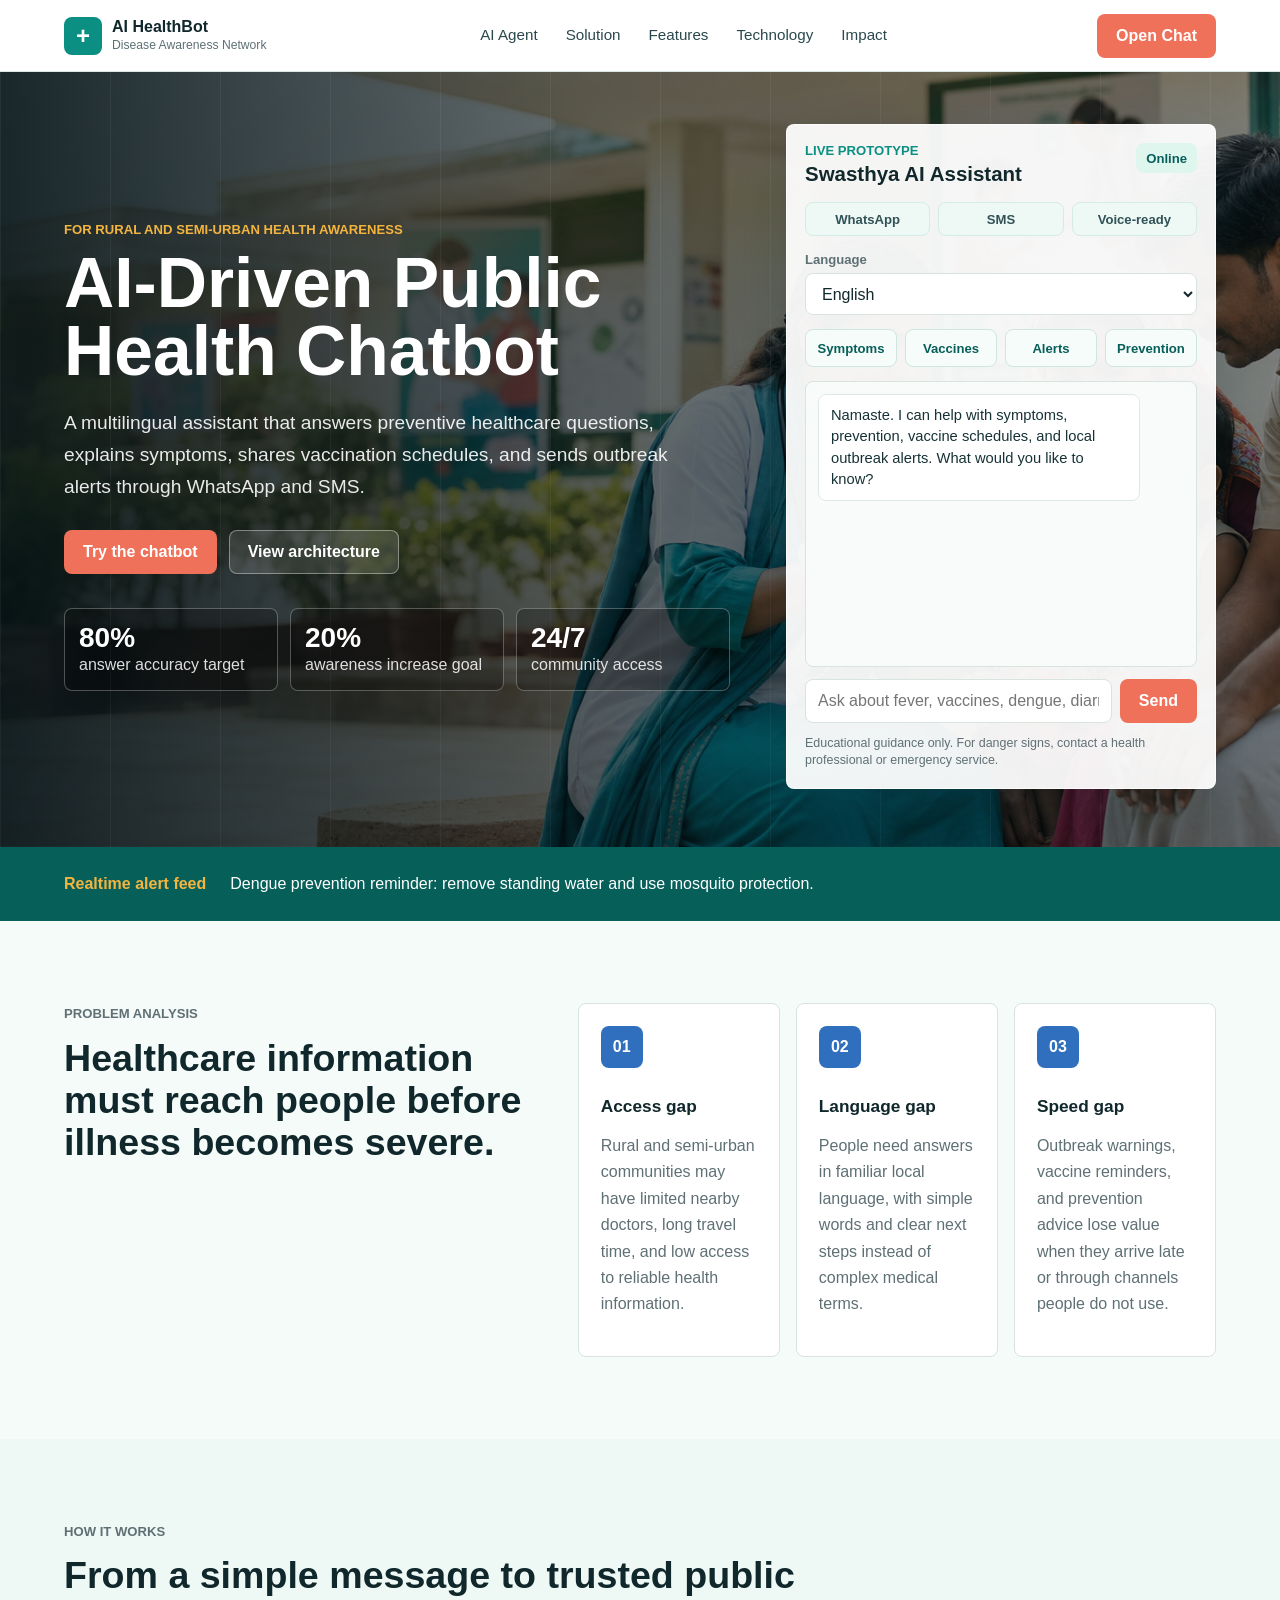
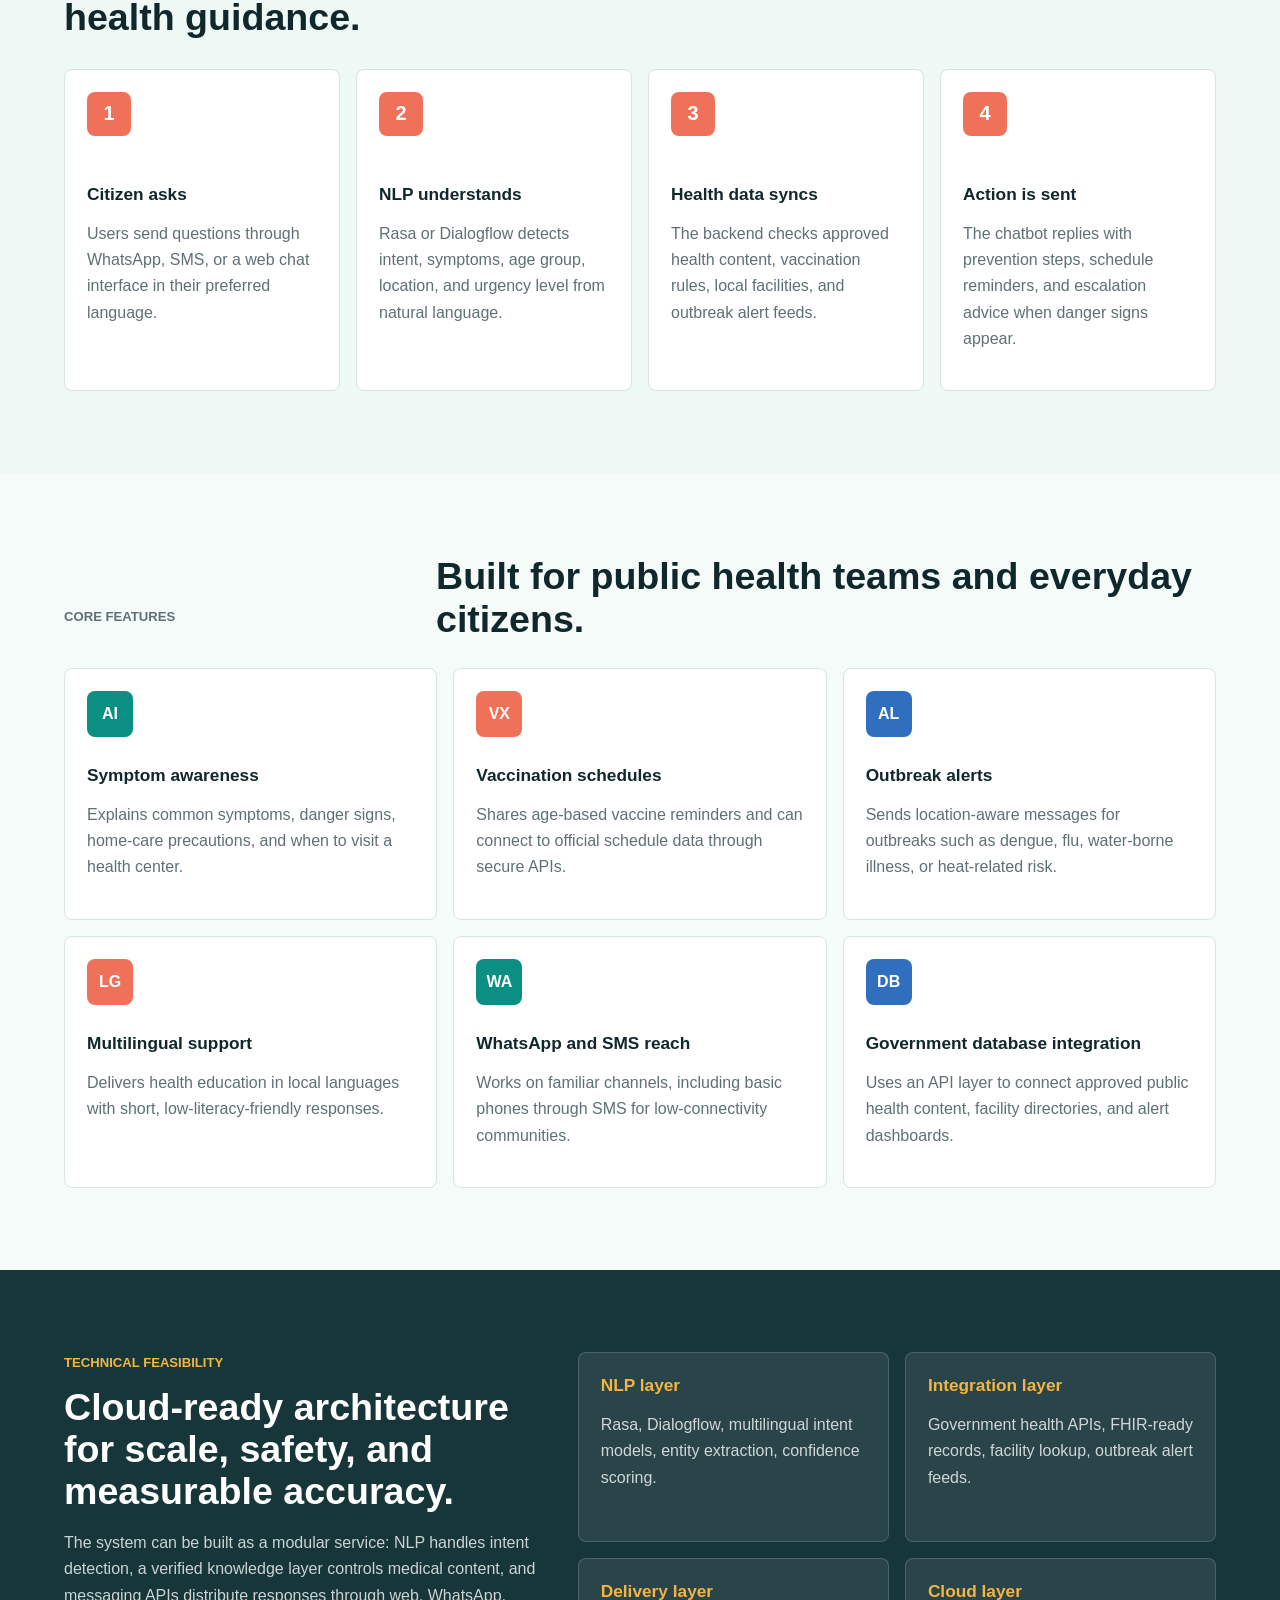
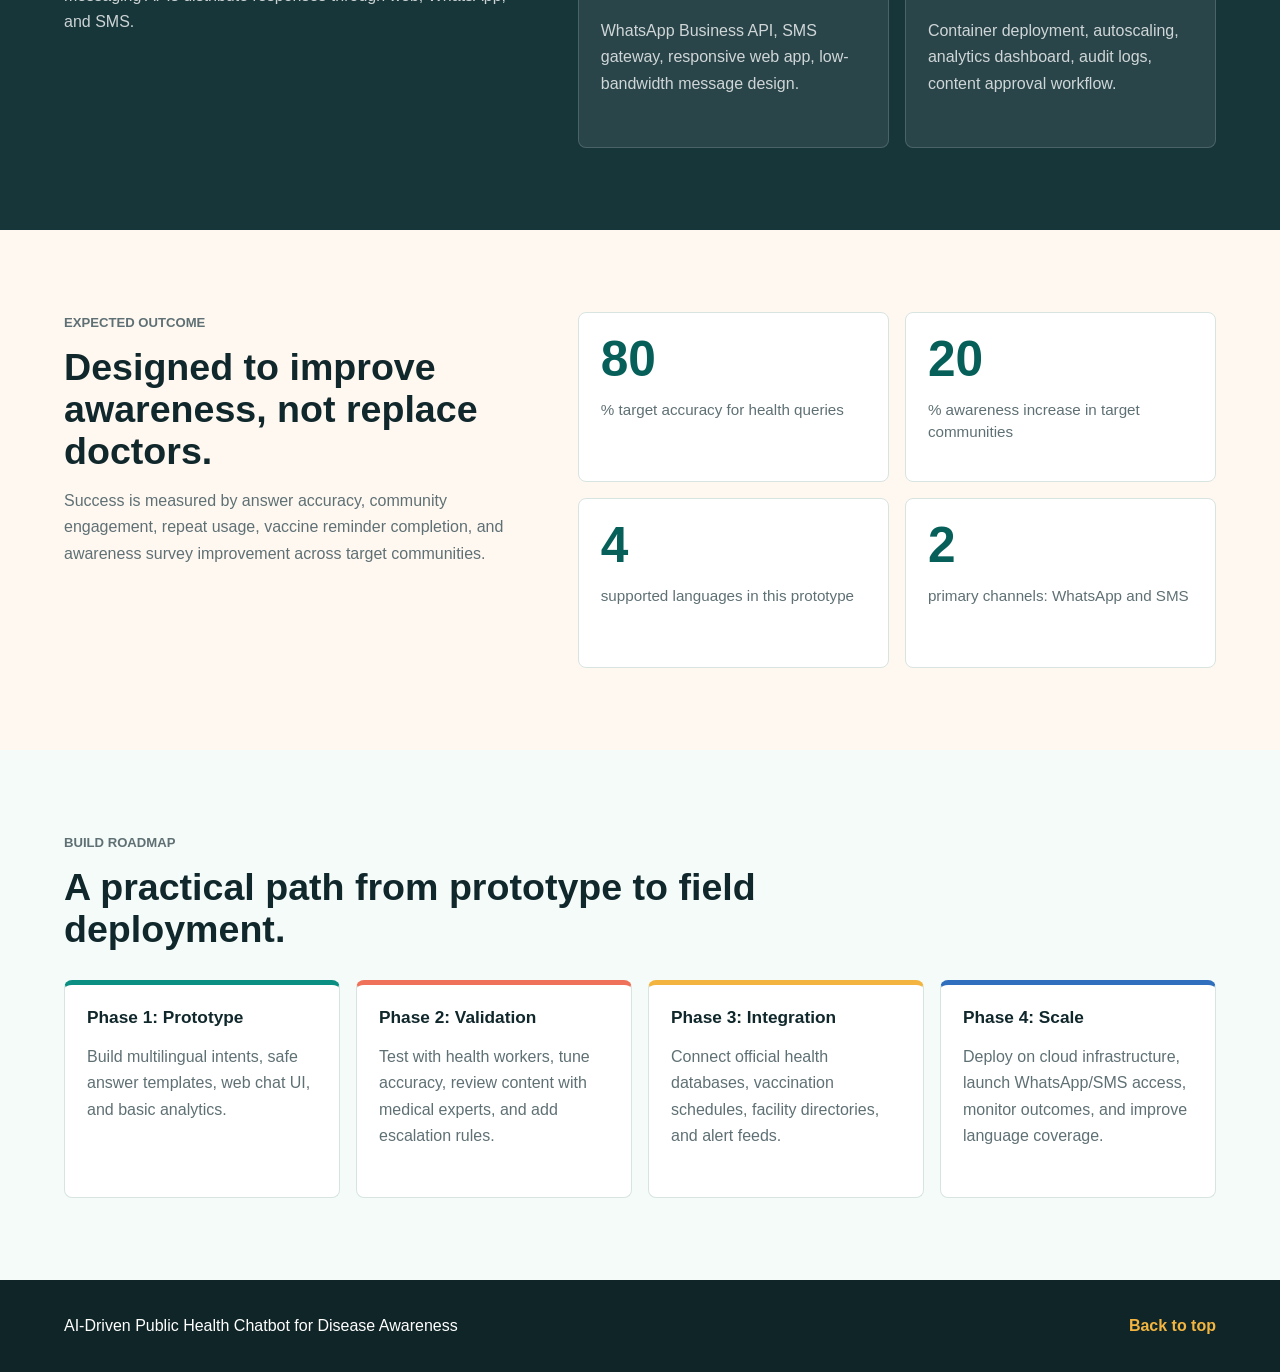
<file: index.html>
<!DOCTYPE html>
<html lang="en">
<head>
  <meta charset="UTF-8">
  <meta name="viewport" content="width=device-width, initial-scale=1.0">
  <title>AI-Driven Public Health Chatbot for Disease Awareness</title>
  <meta name="description" content="A multilingual AI public health chatbot concept for disease awareness, preventive care, vaccination reminders, and outbreak alerts.">
  <link rel="stylesheet" href="styles.css">
</head>
<body>
  <header class="site-header" id="top">
    <a class="brand" href="#top" aria-label="AI HealthBot home">
      <span class="brand-mark">+</span>
      <span>
        <strong>AI HealthBot</strong>
        <small>Disease Awareness Network</small>
      </span>
    </a>
    <nav class="nav-links" aria-label="Main navigation">
      <a href="ai.html">AI Agent</a>
      <a href="#solution">Solution</a>
      <a href="#features">Features</a>
      <a href="#technology">Technology</a>
      <a href="#impact">Impact</a>
    </nav>
    <a class="header-action" href="#chatbot">Open Chat</a>
  </header>

  <main>
    <section class="hero" aria-labelledby="hero-title">
      <div class="hero-backdrop" aria-hidden="true"></div>
      <div class="hero-content">
        <div class="hero-copy">
          <p class="eyebrow">For rural and semi-urban health awareness</p>
          <h1 id="hero-title">AI-Driven Public Health Chatbot</h1>
          <p class="hero-lede">
            A multilingual assistant that answers preventive healthcare questions, explains symptoms, shares vaccination schedules, and sends outbreak alerts through WhatsApp and SMS.
          </p>
          <div class="hero-actions" aria-label="Primary actions">
            <a class="button primary" href="#chatbot">Try the chatbot</a>
            <a class="button secondary" href="#technology">View architecture</a>
          </div>
          <div class="hero-metrics" aria-label="Project targets">
            <span><strong>80%</strong> answer accuracy target</span>
            <span><strong>20%</strong> awareness increase goal</span>
            <span><strong>24/7</strong> community access</span>
          </div>
        </div>

        <section class="chat-panel" id="chatbot" aria-labelledby="chatbot-title">
          <div class="chat-topbar">
            <div>
              <p class="panel-kicker">Live prototype</p>
              <h2 id="chatbot-title">Swasthya AI Assistant</h2>
            </div>
            <span class="status-pill">Online</span>
          </div>

          <div class="access-row" aria-label="Access channels">
            <span>WhatsApp</span>
            <span>SMS</span>
            <span>Voice-ready</span>
          </div>

          <label class="language-label" for="languageSelect">Language</label>
          <select id="languageSelect" class="language-select">
            <option value="en">English</option>
            <option value="hi">Hindi Roman</option>
            <option value="bn">Bangla Roman</option>
            <option value="te">Telugu Roman</option>
          </select>

          <div class="quick-prompts" aria-label="Quick health topics">
            <button type="button" data-intent="symptoms">Symptoms</button>
            <button type="button" data-intent="vaccine">Vaccines</button>
            <button type="button" data-intent="outbreak">Alerts</button>
            <button type="button" data-intent="prevention">Prevention</button>
          </div>

          <div class="chat-window" id="chatWindow" aria-live="polite"></div>

          <form class="chat-form" id="chatForm">
            <input id="chatInput" name="message" type="text" autocomplete="off" placeholder="Ask about fever, vaccines, dengue, diarrhea..." aria-label="Health question">
            <button type="submit">Send</button>
          </form>
          <p class="medical-note">Educational guidance only. For danger signs, contact a health professional or emergency service.</p>
        </section>
      </div>
    </section>

    <section class="alert-band" aria-label="Public health alert examples">
      <div class="section-inner alert-inner">
        <strong>Realtime alert feed</strong>
        <p id="alertTicker">Dengue prevention reminder: remove standing water and use mosquito protection.</p>
      </div>
    </section>

    <section class="section problem-section" id="solution" aria-labelledby="solution-title">
      <div class="section-inner split-layout">
        <div>
          <p class="eyebrow">Problem analysis</p>
          <h2 id="solution-title">Healthcare information must reach people before illness becomes severe.</h2>
        </div>
        <div class="analysis-grid">
          <article>
            <span class="analysis-index">01</span>
            <h3>Access gap</h3>
            <p>Rural and semi-urban communities may have limited nearby doctors, long travel time, and low access to reliable health information.</p>
          </article>
          <article>
            <span class="analysis-index">02</span>
            <h3>Language gap</h3>
            <p>People need answers in familiar local language, with simple words and clear next steps instead of complex medical terms.</p>
          </article>
          <article>
            <span class="analysis-index">03</span>
            <h3>Speed gap</h3>
            <p>Outbreak warnings, vaccine reminders, and prevention advice lose value when they arrive late or through channels people do not use.</p>
          </article>
        </div>
      </div>
    </section>

    <section class="section workflow-section" aria-labelledby="workflow-title">
      <div class="section-inner">
        <p class="eyebrow">How it works</p>
        <h2 id="workflow-title">From a simple message to trusted public health guidance.</h2>
        <div class="workflow">
          <article>
            <span>1</span>
            <h3>Citizen asks</h3>
            <p>Users send questions through WhatsApp, SMS, or a web chat interface in their preferred language.</p>
          </article>
          <article>
            <span>2</span>
            <h3>NLP understands</h3>
            <p>Rasa or Dialogflow detects intent, symptoms, age group, location, and urgency level from natural language.</p>
          </article>
          <article>
            <span>3</span>
            <h3>Health data syncs</h3>
            <p>The backend checks approved health content, vaccination rules, local facilities, and outbreak alert feeds.</p>
          </article>
          <article>
            <span>4</span>
            <h3>Action is sent</h3>
            <p>The chatbot replies with prevention steps, schedule reminders, and escalation advice when danger signs appear.</p>
          </article>
        </div>
      </div>
    </section>

    <section class="section features-section" id="features" aria-labelledby="features-title">
      <div class="section-inner">
        <div class="section-heading">
          <p class="eyebrow">Core features</p>
          <h2 id="features-title">Built for public health teams and everyday citizens.</h2>
        </div>
        <div class="feature-grid">
          <article class="feature-card">
            <div class="feature-icon">AI</div>
            <h3>Symptom awareness</h3>
            <p>Explains common symptoms, danger signs, home-care precautions, and when to visit a health center.</p>
          </article>
          <article class="feature-card">
            <div class="feature-icon">VX</div>
            <h3>Vaccination schedules</h3>
            <p>Shares age-based vaccine reminders and can connect to official schedule data through secure APIs.</p>
          </article>
          <article class="feature-card">
            <div class="feature-icon">AL</div>
            <h3>Outbreak alerts</h3>
            <p>Sends location-aware messages for outbreaks such as dengue, flu, water-borne illness, or heat-related risk.</p>
          </article>
          <article class="feature-card">
            <div class="feature-icon">LG</div>
            <h3>Multilingual support</h3>
            <p>Delivers health education in local languages with short, low-literacy-friendly responses.</p>
          </article>
          <article class="feature-card">
            <div class="feature-icon">WA</div>
            <h3>WhatsApp and SMS reach</h3>
            <p>Works on familiar channels, including basic phones through SMS for low-connectivity communities.</p>
          </article>
          <article class="feature-card">
            <div class="feature-icon">DB</div>
            <h3>Government database integration</h3>
            <p>Uses an API layer to connect approved public health content, facility directories, and alert dashboards.</p>
          </article>
        </div>
      </div>
    </section>

    <section class="section technology-section" id="technology" aria-labelledby="technology-title">
      <div class="section-inner tech-layout">
        <div>
          <p class="eyebrow">Technical feasibility</p>
          <h2 id="technology-title">Cloud-ready architecture for scale, safety, and measurable accuracy.</h2>
          <p class="section-copy">
            The system can be built as a modular service: NLP handles intent detection, a verified knowledge layer controls medical content, and messaging APIs distribute responses through web, WhatsApp, and SMS.
          </p>
        </div>
        <div class="stack-board" aria-label="Suggested technology stack">
          <article>
            <h3>NLP layer</h3>
            <p>Rasa, Dialogflow, multilingual intent models, entity extraction, confidence scoring.</p>
          </article>
          <article>
            <h3>Integration layer</h3>
            <p>Government health APIs, FHIR-ready records, facility lookup, outbreak alert feeds.</p>
          </article>
          <article>
            <h3>Delivery layer</h3>
            <p>WhatsApp Business API, SMS gateway, responsive web app, low-bandwidth message design.</p>
          </article>
          <article>
            <h3>Cloud layer</h3>
            <p>Container deployment, autoscaling, analytics dashboard, audit logs, content approval workflow.</p>
          </article>
        </div>
      </div>
    </section>

    <section class="section dashboard-section" id="impact" aria-labelledby="impact-title">
      <div class="section-inner dashboard-layout">
        <div class="impact-copy">
          <p class="eyebrow">Expected outcome</p>
          <h2 id="impact-title">Designed to improve awareness, not replace doctors.</h2>
          <p>
            Success is measured by answer accuracy, community engagement, repeat usage, vaccine reminder completion, and awareness survey improvement across target communities.
          </p>
        </div>
        <div class="impact-dashboard" aria-label="Impact indicators">
          <article>
            <span class="metric" data-target="80">0</span>
            <small>% target accuracy for health queries</small>
          </article>
          <article>
            <span class="metric" data-target="20">0</span>
            <small>% awareness increase in target communities</small>
          </article>
          <article>
            <span class="metric" data-target="4">0</span>
            <small>supported languages in this prototype</small>
          </article>
          <article>
            <span class="metric" data-target="2">0</span>
            <small>primary channels: WhatsApp and SMS</small>
          </article>
        </div>
      </div>
    </section>

    <section class="section roadmap-section" aria-labelledby="roadmap-title">
      <div class="section-inner">
        <p class="eyebrow">Build roadmap</p>
        <h2 id="roadmap-title">A practical path from prototype to field deployment.</h2>
        <div class="roadmap">
          <article>
            <h3>Phase 1: Prototype</h3>
            <p>Build multilingual intents, safe answer templates, web chat UI, and basic analytics.</p>
          </article>
          <article>
            <h3>Phase 2: Validation</h3>
            <p>Test with health workers, tune accuracy, review content with medical experts, and add escalation rules.</p>
          </article>
          <article>
            <h3>Phase 3: Integration</h3>
            <p>Connect official health databases, vaccination schedules, facility directories, and alert feeds.</p>
          </article>
          <article>
            <h3>Phase 4: Scale</h3>
            <p>Deploy on cloud infrastructure, launch WhatsApp/SMS access, monitor outcomes, and improve language coverage.</p>
          </article>
        </div>
      </div>
    </section>
  </main>

  <footer class="site-footer">
    <div class="section-inner footer-inner">
      <p>AI-Driven Public Health Chatbot for Disease Awareness</p>
      <a href="#top">Back to top</a>
    </div>
  </footer>

  <script src="script.js"></script>
</body>
</html>
</file>
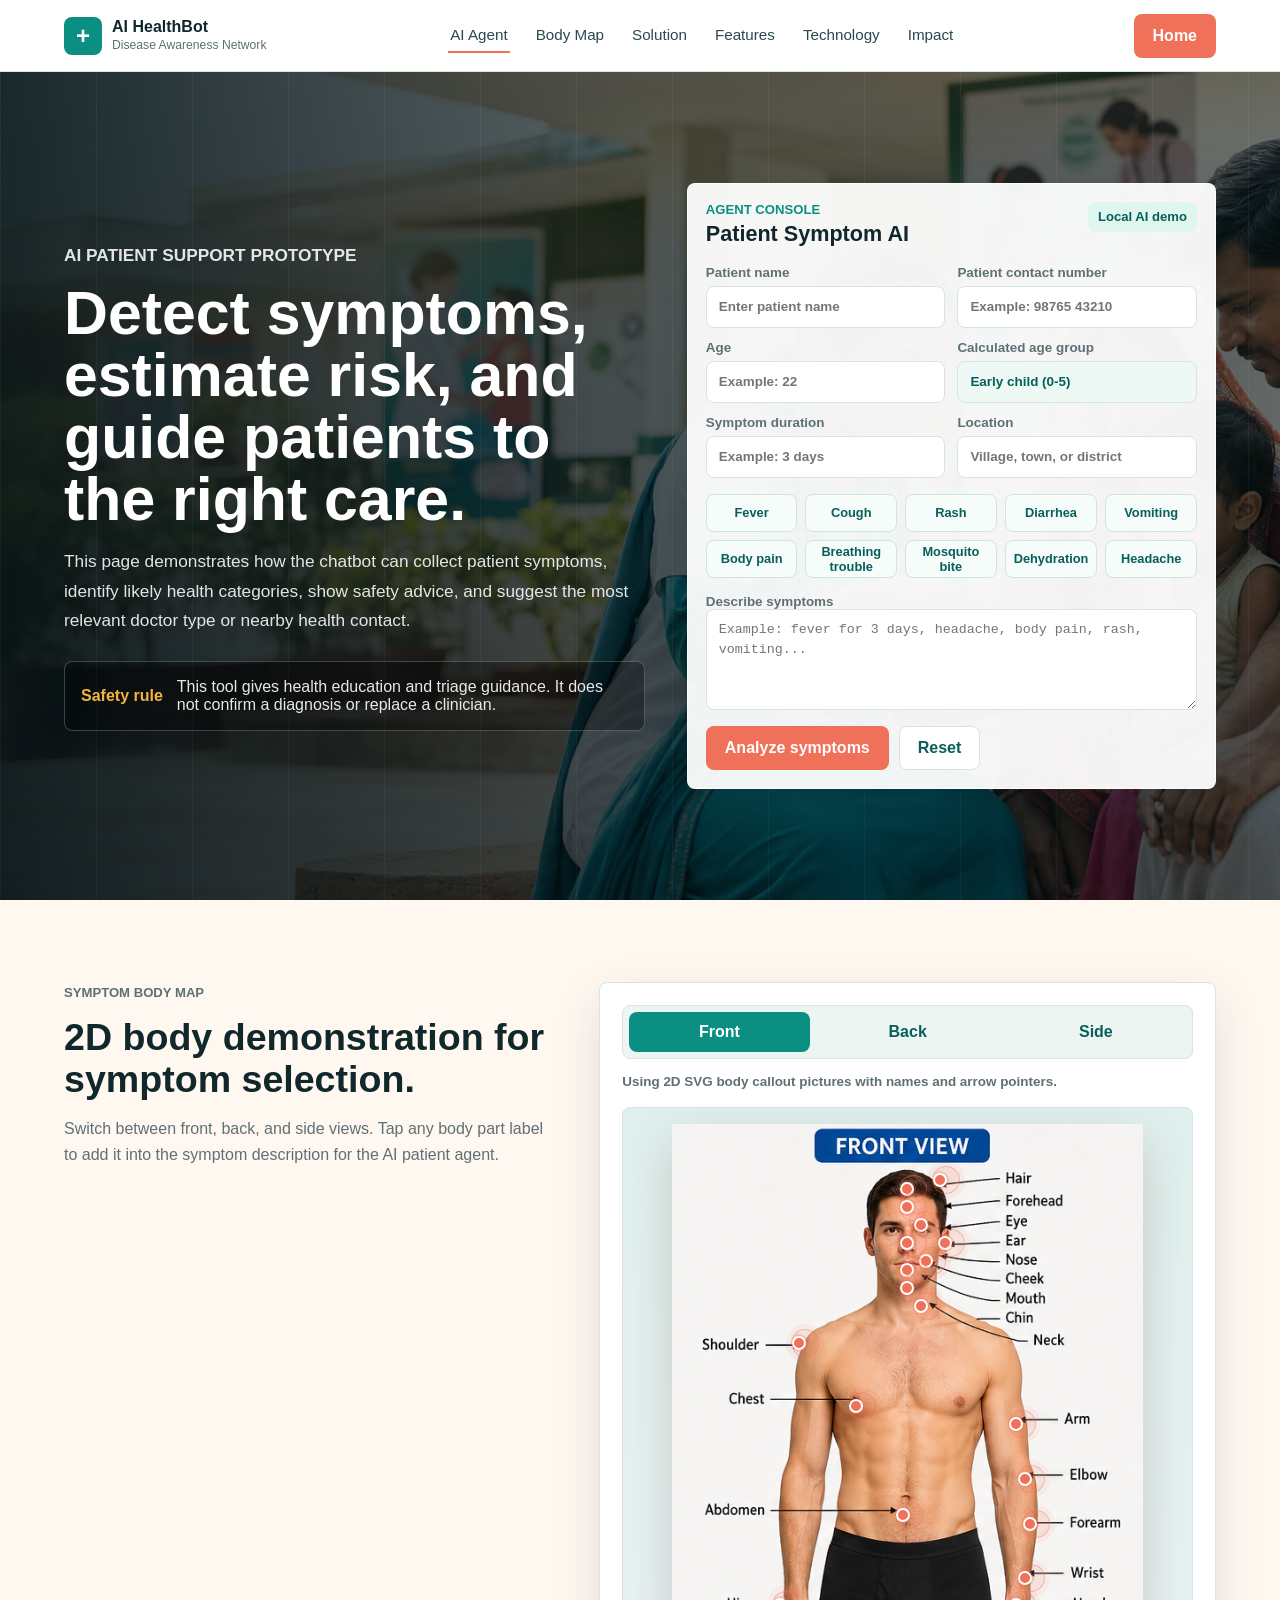
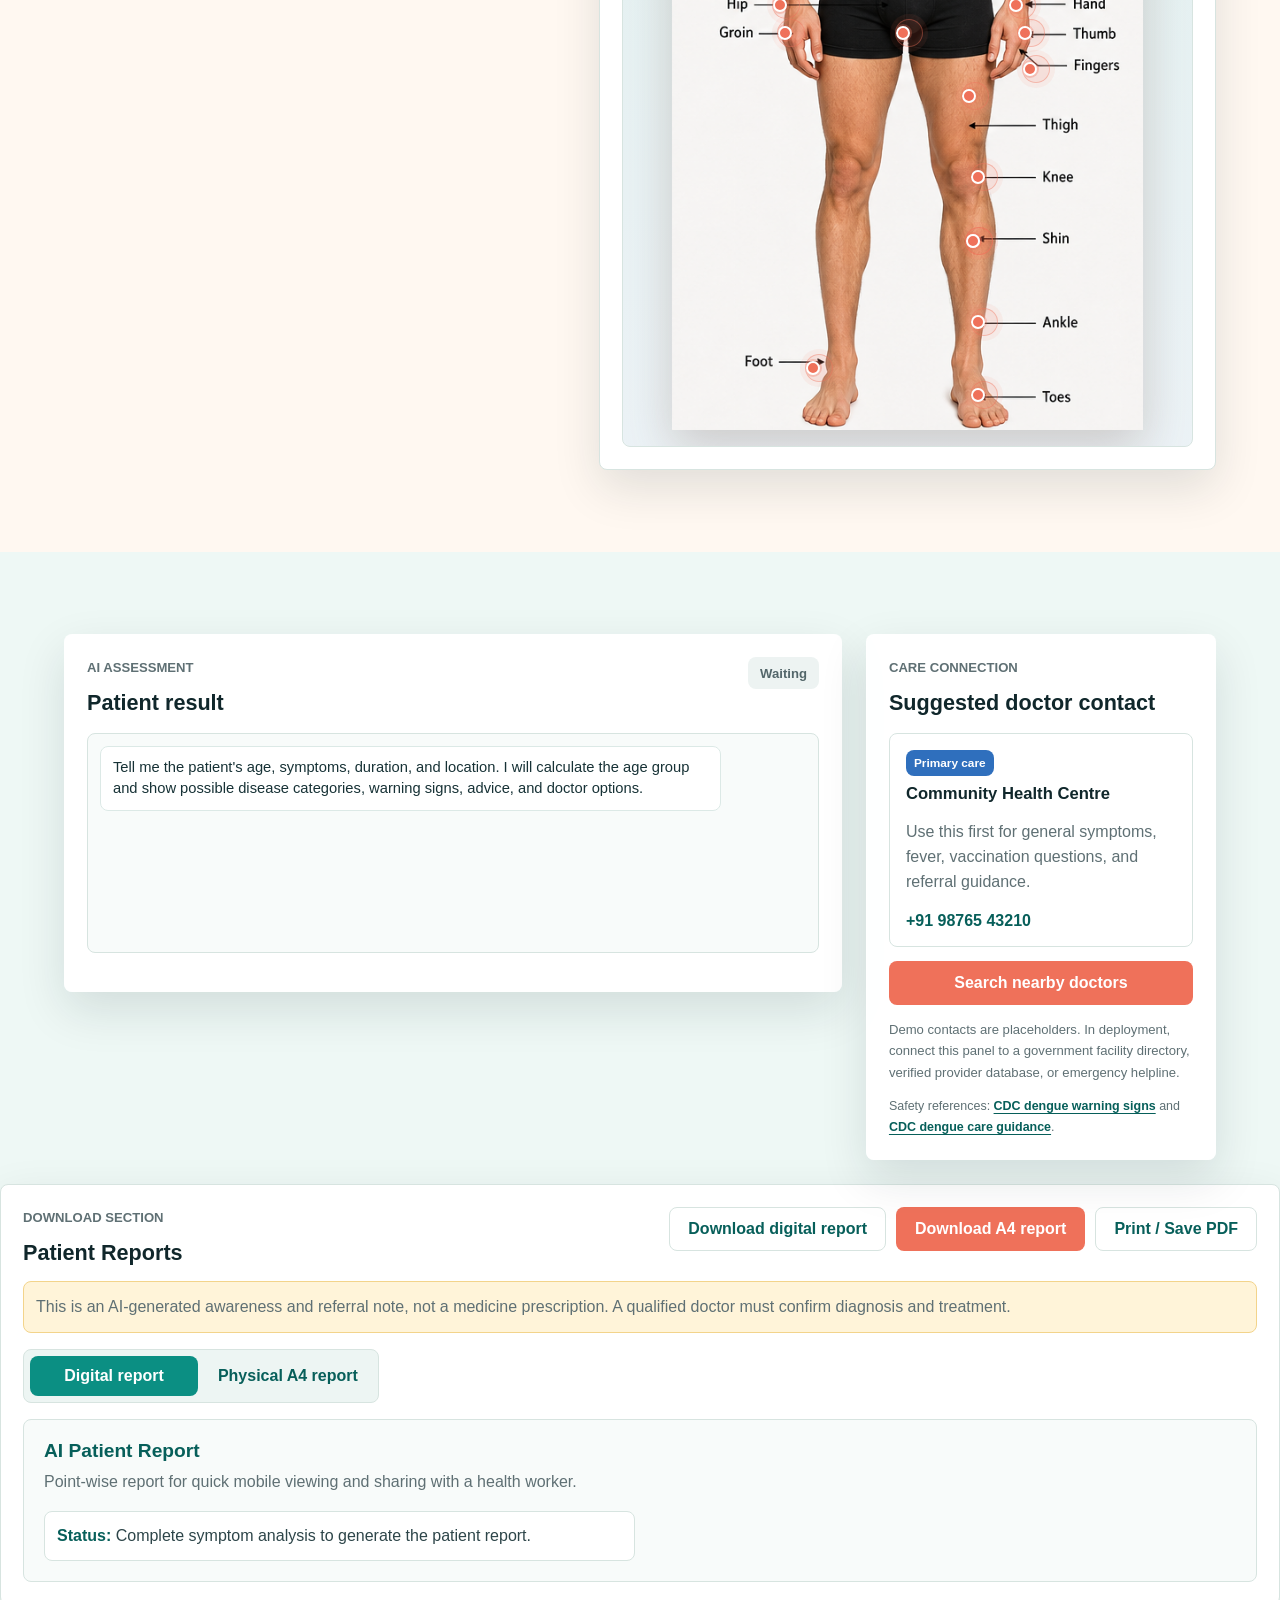
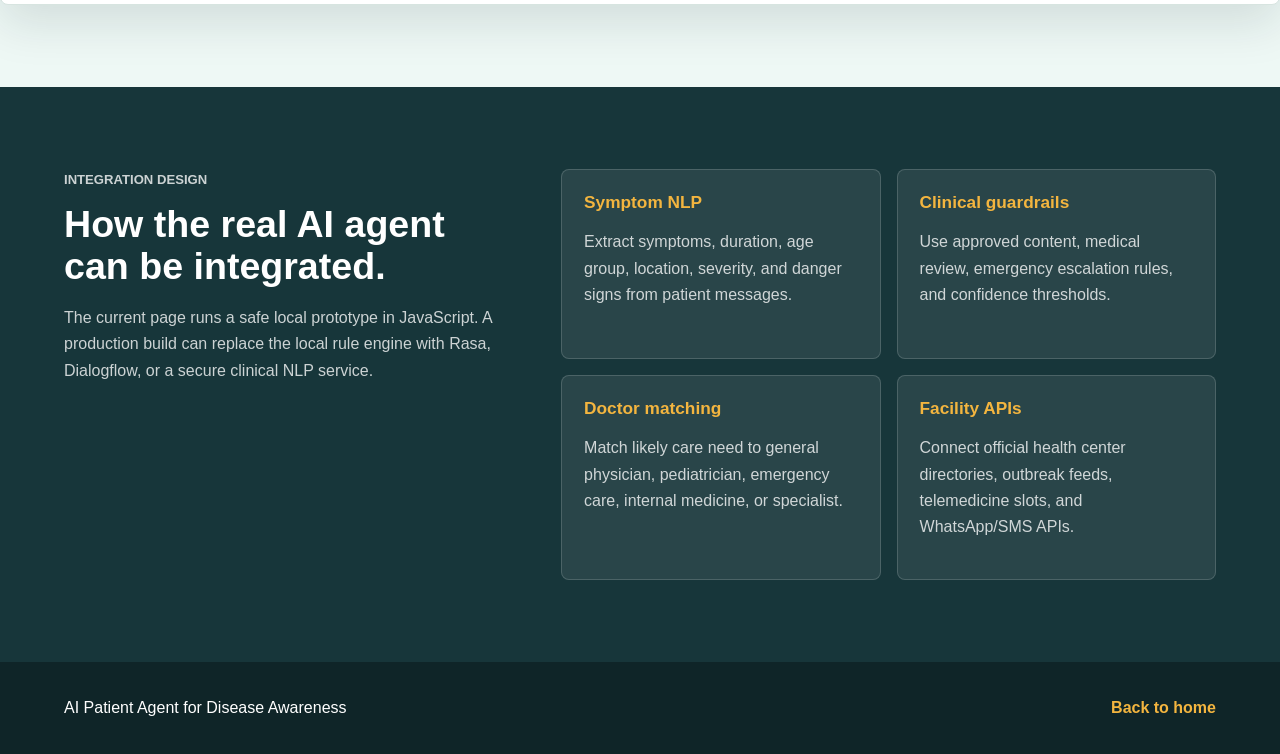
<file: ai.html>
<!DOCTYPE html>
<html lang="en">
<head>
  <meta charset="UTF-8">
  <meta name="viewport" content="width=device-width, initial-scale=1.0">
  <title>AI Patient Agent | AI HealthBot</title>
  <meta name="description" content="Interactive AI patient agent prototype for symptom awareness, triage guidance, and doctor matching.">
  <link rel="stylesheet" href="styles.css">
</head>
<body>
  <header class="site-header" id="top">
    <a class="brand" href="index.html" aria-label="AI HealthBot home">
      <span class="brand-mark">+</span>
      <span>
        <strong>AI HealthBot</strong>
        <small>Disease Awareness Network</small>
      </span>
    </a>
    <nav class="nav-links" aria-label="Main navigation">
      <a class="active" href="ai.html">AI Agent</a>
      <a href="#body-map">Body Map</a>
      <a href="index.html#solution">Solution</a>
      <a href="index.html#features">Features</a>
      <a href="index.html#technology">Technology</a>
      <a href="index.html#impact">Impact</a>
    </nav>
    <a class="header-action" href="index.html">Home</a>
  </header>

  <main>
    <section class="agent-hero" aria-labelledby="agent-title">
      <div class="agent-hero-overlay" aria-hidden="true"></div>
      <div class="section-inner agent-hero-grid">
        <div class="agent-intro">
          <p class="eyebrow">AI patient support prototype</p>
          <h1 id="agent-title">Detect symptoms, estimate risk, and guide patients to the right care.</h1>
          <p>
            This page demonstrates how the chatbot can collect patient symptoms, identify likely health categories, show safety advice, and suggest the most relevant doctor type or nearby health contact.
          </p>
          <div class="agent-safe-strip">
            <strong>Safety rule</strong>
            <span>This tool gives health education and triage guidance. It does not confirm a diagnosis or replace a clinician.</span>
          </div>
        </div>

        <section class="agent-card" aria-labelledby="agent-chat-title">
          <div class="agent-card-head">
            <div>
              <p class="panel-kicker">Agent console</p>
              <h2 id="agent-chat-title">Patient Symptom AI</h2>
            </div>
            <span class="status-pill">Local AI demo</span>
          </div>

          <div class="patient-grid" aria-label="Patient details">
            <label>
              Patient name
              <input id="patientName" type="text" placeholder="Enter patient name">
            </label>
            <label>
              Patient contact number
              <input id="patientPhone" type="tel" placeholder="Example: 98765 43210">
            </label>
            <label>
              Age
              <input id="patientAge" type="number" min="0" max="120" placeholder="Example: 22">
            </label>
            <label>
              Calculated age group
              <input id="ageGroup" type="text" placeholder="Calculated automatically" readonly>
            </label>
            <label>
              Symptom duration
              <input id="symptomDuration" type="text" placeholder="Example: 3 days">
            </label>
            <label>
              Location
              <input id="patientLocation" type="text" placeholder="Village, town, or district">
            </label>
          </div>

          <div class="symptom-bank" aria-label="Common symptom buttons">
            <button type="button" data-symptom="fever">Fever</button>
            <button type="button" data-symptom="cough">Cough</button>
            <button type="button" data-symptom="rash">Rash</button>
            <button type="button" data-symptom="diarrhea">Diarrhea</button>
            <button type="button" data-symptom="vomiting">Vomiting</button>
            <button type="button" data-symptom="body pain">Body pain</button>
            <button type="button" data-symptom="breathing trouble">Breathing trouble</button>
            <button type="button" data-symptom="mosquito bite">Mosquito bite</button>
            <button type="button" data-symptom="dehydration">Dehydration</button>
            <button type="button" data-symptom="headache">Headache</button>
          </div>

          <form class="agent-form" id="agentForm">
            <label for="symptomInput">Describe symptoms</label>
            <textarea id="symptomInput" rows="4" placeholder="Example: fever for 3 days, headache, body pain, rash, vomiting..."></textarea>
            <div class="agent-actions">
              <button class="button primary" type="submit">Analyze symptoms</button>
              <button class="button ghost" id="resetAgent" type="button">Reset</button>
            </div>
          </form>
        </section>
      </div>
    </section>

    <section class="section body-map-section" id="body-map" aria-labelledby="body-map-title">
      <div class="section-inner body-map-layout">
        <div class="body-map-copy">
          <p class="eyebrow">Symptom body map</p>
          <h2 id="body-map-title">2D body demonstration for symptom selection.</h2>
          <p>
            Switch between front, back, and side views. Tap any body part label to add it into the symptom description for the AI patient agent.
          </p>
        </div>

        <div class="body-map-card body-map-card-svg">
          <div class="body-map-tabs" role="tablist" aria-label="Human body view">
            <button class="active" type="button" role="tab" aria-selected="true" data-body-view="front">Front</button>
            <button type="button" role="tab" aria-selected="false" data-body-view="back">Back</button>
            <button type="button" role="tab" aria-selected="false" data-body-view="side">Side</button>
          </div>
          <p class="body-picture-note">Using 2D SVG body callout pictures with names and arrow pointers.</p>

          <div class="body-view active" data-body-panel="front" role="tabpanel">
            <div class="body-diagram">
              <img class="body-picture" src="assets/anatomy-front.svg" alt="2D front view body parts diagram">
              <svg viewBox="0 0 320 700" aria-label="Front 3D-style human body diagram">
                <defs>
                  <linearGradient id="frontSkin" x1="0%" y1="0%" x2="100%" y2="100%">
                    <stop offset="0%" stop-color="#ffd9c0"></stop>
                    <stop offset="48%" stop-color="#f2ad86"></stop>
                    <stop offset="100%" stop-color="#c77b5f"></stop>
                  </linearGradient>
                  <radialGradient id="frontHighlight" cx="38%" cy="25%" r="70%">
                    <stop offset="0%" stop-color="#fff0e4" stop-opacity="0.95"></stop>
                    <stop offset="58%" stop-color="#f5b994" stop-opacity="0.88"></stop>
                    <stop offset="100%" stop-color="#b86a52" stop-opacity="0.92"></stop>
                  </radialGradient>
                  <filter id="frontShadow" x="-30%" y="-30%" width="160%" height="160%">
                    <feDropShadow dx="0" dy="10" stdDeviation="8" flood-color="#5d3a2f" flood-opacity="0.26"></feDropShadow>
                  </filter>
                </defs>
                <ellipse class="body-floor" cx="160" cy="665" rx="95" ry="20"></ellipse>
                <g filter="url(#frontShadow)">
                  <path class="skin limb" fill="url(#frontSkin)" d="M99 194 C72 228 58 304 60 386 C60 416 78 430 96 416 C108 406 109 384 108 362 C106 303 116 248 133 209 Z"></path>
                  <path class="skin limb" fill="url(#frontSkin)" d="M221 194 C248 228 262 304 260 386 C260 416 242 430 224 416 C212 406 211 384 212 362 C214 303 204 248 187 209 Z"></path>
                  <ellipse class="skin" fill="url(#frontSkin)" cx="86" cy="424" rx="19" ry="25"></ellipse>
                  <ellipse class="skin" fill="url(#frontSkin)" cx="234" cy="424" rx="19" ry="25"></ellipse>
                  <path class="skin" fill="url(#frontHighlight)" d="M105 171 C121 142 199 142 215 171 C234 222 231 326 213 434 C202 493 191 555 187 623 C182 650 148 650 143 623 L136 458 L128 623 C123 650 89 650 84 623 C80 555 69 493 58 434 C40 326 36 222 55 171 C78 190 101 198 130 201 L160 202 L190 201 C219 198 242 190 265 171 Z"></path>
                  <path class="skin pelvis" fill="url(#frontSkin)" d="M105 410 C126 438 194 438 215 410 C209 460 190 482 160 482 C130 482 111 460 105 410 Z"></path>
                  <path class="skin" fill="url(#frontSkin)" d="M132 116 H188 L196 170 C181 181 139 181 124 170 Z"></path>
                  <ellipse class="skin" fill="url(#frontHighlight)" cx="160" cy="70" rx="47" ry="55"></ellipse>
                  <ellipse class="skin" fill="url(#frontSkin)" cx="111" cy="72" rx="9" ry="16"></ellipse>
                  <ellipse class="skin" fill="url(#frontSkin)" cx="209" cy="72" rx="9" ry="16"></ellipse>
                  <path class="line-art" d="M129 198 C139 220 181 220 191 198 M116 292 C139 309 181 309 204 292 M134 174 C144 187 176 187 186 174 M143 458 L139 620 M177 458 L181 620"></path>
                  <path class="line-art face" d="M140 62 H141 M179 62 H180 M151 90 Q160 97 170 90"></path>
                </g>
              </svg>
              <button class="body-label" style="--x: 58%; --y: 6%;" data-body-part="hair pain">Hair</button>
              <button class="body-label" style="--x: 50%; --y: 3%;" data-body-part="head pain">Head</button>
              <button class="body-label" style="--x: 50%; --y: 11%;" data-body-part="forehead pain">Forehead</button>
              <button class="body-label" style="--x: 56%; --y: 13%;" data-body-part="eye pain">Eye</button>
              <button class="body-label" style="--x: 62%; --y: 15%;" data-body-part="ear pain">Ear</button>
              <button class="body-label" style="--x: 51%; --y: 16%;" data-body-part="nose problem">Nose</button>
              <button class="body-label" style="--x: 55%; --y: 17%;" data-body-part="cheek pain">Cheek</button>
              <button class="body-label" style="--x: 51%; --y: 19%;" data-body-part="mouth or throat pain">Mouth</button>
              <button class="body-label" style="--x: 51%; --y: 21%;" data-body-part="chin pain">Chin</button>
              <button class="body-label" style="--x: 50%; --y: 23%;" data-body-part="neck pain">Neck</button>
              <button class="body-label" style="--x: 18%; --y: 28%;" data-body-part="shoulder pain">Shoulder</button>
              <button class="body-label" style="--x: 79%; --y: 34%;" data-body-part="chest pain">Chest</button>
              <button class="body-label" style="--x: 22%; --y: 45%;" data-body-part="stomach pain">Abdomen</button>
              <button class="body-label" style="--x: 24%; --y: 53%;" data-body-part="hip pain">Hip</button>
              <button class="body-label" style="--x: 78%; --y: 55%;" data-body-part="pelvic pain">Pelvis</button>
              <button class="body-label" style="--x: 25%; --y: 56%;" data-body-part="groin pain">Groin</button>
              <button class="body-label" style="--x: 14%; --y: 41%;" data-body-part="arm pain">Arm</button>
              <button class="body-label" style="--x: 76%; --y: 39%;" data-body-part="elbow pain">Elbow</button>
              <button class="body-label" style="--x: 77%; --y: 44%;" data-body-part="forearm pain">Forearm</button>
              <button class="body-label" style="--x: 76%; --y: 50%;" data-body-part="wrist pain">Wrist</button>
              <button class="body-label" style="--x: 14%; --y: 57%;" data-body-part="hand pain">Hand</button>
              <button class="body-label" style="--x: 76%; --y: 56%;" data-body-part="thumb pain">Thumb</button>
              <button class="body-label" style="--x: 77%; --y: 60%;" data-body-part="finger pain">Fingers</button>
              <button class="body-label" style="--x: 24%; --y: 73%;" data-body-part="thigh pain">Thigh</button>
              <button class="body-label" style="--x: 77%; --y: 81%;" data-body-part="knee pain">Knee</button>
              <button class="body-label" style="--x: 65%; --y: 79%;" data-body-part="shin pain">Shin</button>
              <button class="body-label" style="--x: 25%; --y: 91%;" data-body-part="leg pain">Leg</button>
              <button class="body-label" style="--x: 66%; --y: 88%;" data-body-part="ankle pain">Ankle</button>
              <button class="body-label" style="--x: 75%; --y: 97%;" data-body-part="foot pain">Foot</button>
              <button class="body-label" style="--x: 66%; --y: 96%;" data-body-part="toe pain">Toes</button>
            </div>
          </div>

          <div class="body-view" data-body-panel="back" role="tabpanel" hidden>
            <div class="body-diagram">
              <img class="body-picture" src="assets/anatomy-back.svg" alt="2D back view body parts diagram">
              <svg viewBox="0 0 320 700" aria-label="Back 3D-style human body diagram">
                <defs>
                  <linearGradient id="backSkin" x1="0%" y1="0%" x2="100%" y2="100%">
                    <stop offset="0%" stop-color="#ffd9c0"></stop>
                    <stop offset="48%" stop-color="#efaa84"></stop>
                    <stop offset="100%" stop-color="#b86a52"></stop>
                  </linearGradient>
                  <radialGradient id="backHighlight" cx="44%" cy="18%" r="74%">
                    <stop offset="0%" stop-color="#fff0e4" stop-opacity="0.9"></stop>
                    <stop offset="60%" stop-color="#f0ad88" stop-opacity="0.88"></stop>
                    <stop offset="100%" stop-color="#aa604b" stop-opacity="0.92"></stop>
                  </radialGradient>
                  <filter id="backShadow" x="-30%" y="-30%" width="160%" height="160%">
                    <feDropShadow dx="0" dy="10" stdDeviation="8" flood-color="#5d3a2f" flood-opacity="0.26"></feDropShadow>
                  </filter>
                </defs>
                <ellipse class="body-floor" cx="160" cy="665" rx="95" ry="20"></ellipse>
                <g filter="url(#backShadow)">
                  <path class="skin limb" fill="url(#backSkin)" d="M99 194 C72 228 58 304 60 386 C60 416 78 430 96 416 C108 406 109 384 108 362 C106 303 116 248 133 209 Z"></path>
                  <path class="skin limb" fill="url(#backSkin)" d="M221 194 C248 228 262 304 260 386 C260 416 242 430 224 416 C212 406 211 384 212 362 C214 303 204 248 187 209 Z"></path>
                  <ellipse class="skin" fill="url(#backSkin)" cx="86" cy="424" rx="19" ry="25"></ellipse>
                  <ellipse class="skin" fill="url(#backSkin)" cx="234" cy="424" rx="19" ry="25"></ellipse>
                  <path class="skin" fill="url(#backHighlight)" d="M105 171 C122 142 198 142 215 171 C235 225 231 326 213 434 C202 493 191 555 187 623 C182 650 148 650 143 623 L136 458 L128 623 C123 650 89 650 84 623 C80 555 69 493 58 434 C40 326 36 225 55 171 C78 190 104 199 130 202 L160 203 L190 202 C216 199 242 190 265 171 Z"></path>
                  <path class="skin pelvis" fill="url(#backSkin)" d="M105 408 C126 438 194 438 215 408 C209 461 190 485 160 485 C130 485 111 461 105 408 Z"></path>
                  <path class="skin" fill="url(#backSkin)" d="M132 116 H188 L196 170 C181 181 139 181 124 170 Z"></path>
                  <ellipse class="skin" fill="url(#backHighlight)" cx="160" cy="70" rx="47" ry="55"></ellipse>
                  <path class="line-art" d="M160 118 C156 185 156 302 160 420 M112 188 C130 206 190 206 208 188 M102 252 C128 275 192 275 218 252 M128 330 C143 341 177 341 192 330 M143 458 L139 620 M177 458 L181 620"></path>
                  <path class="organ-line" d="M122 198 Q136 184 154 197 M166 197 Q184 184 198 198"></path>
                </g>
              </svg>
              <button class="body-label" style="--x: 42%; --y: 10%;" data-body-part="hair pain">Hair</button>
              <button class="body-label" style="--x: 50%; --y: 4%;" data-body-part="back of head pain">Back of Head</button>
              <button class="body-label" style="--x: 50%; --y: 22%;" data-body-part="neck pain">Neck</button>
              <button class="body-label" style="--x: 28%; --y: 26%;" data-body-part="shoulder pain">Shoulder</button>
              <button class="body-label" style="--x: 18%; --y: 29%;" data-body-part="shoulder blade pain">Shoulder Blade</button>
              <button class="body-label" style="--x: 80%; --y: 34%;" data-body-part="upper back pain">Upper Back</button>
              <button class="body-label" style="--x: 21%; --y: 45%;" data-body-part="spine pain">Spine</button>
              <button class="body-label" style="--x: 79%; --y: 54%;" data-body-part="lower back pain">Lower Back</button>
              <button class="body-label" style="--x: 14%; --y: 41%;" data-body-part="elbow pain">Elbow</button>
              <button class="body-label" style="--x: 14%; --y: 57%;" data-body-part="wrist pain">Wrist</button>
              <button class="body-label" style="--x: 26%; --y: 56%;" data-body-part="hand pain">Hand</button>
              <button class="body-label" style="--x: 50%; --y: 63%;" data-body-part="hip pain">Hip</button>
              <button class="body-label" style="--x: 29%; --y: 60%;" data-body-part="buttocks pain">Buttocks</button>
              <button class="body-label" style="--x: 24%; --y: 74%;" data-body-part="back thigh pain">Back of Thigh</button>
              <button class="body-label" style="--x: 33%; --y: 72%;" data-body-part="knee pain">Knee</button>
              <button class="body-label" style="--x: 77%; --y: 84%;" data-body-part="calf pain">Calf</button>
              <button class="body-label" style="--x: 33%; --y: 91%;" data-body-part="ankle pain">Ankle</button>
              <button class="body-label" style="--x: 24%; --y: 97%;" data-body-part="heel pain">Heel</button>
            </div>
          </div>

          <div class="body-view" data-body-panel="side" role="tabpanel" hidden>
            <div class="body-diagram">
              <img class="body-picture" src="assets/anatomy-side.svg" alt="2D side view body parts diagram">
              <svg viewBox="0 0 320 700" aria-label="Side 3D-style human body diagram">
                <defs>
                  <linearGradient id="sideSkin" x1="0%" y1="0%" x2="100%" y2="100%">
                    <stop offset="0%" stop-color="#ffd9c0"></stop>
                    <stop offset="50%" stop-color="#eeaa84"></stop>
                    <stop offset="100%" stop-color="#b86a52"></stop>
                  </linearGradient>
                  <radialGradient id="sideHighlight" cx="38%" cy="20%" r="78%">
                    <stop offset="0%" stop-color="#fff0e4" stop-opacity="0.9"></stop>
                    <stop offset="60%" stop-color="#efad88" stop-opacity="0.88"></stop>
                    <stop offset="100%" stop-color="#aa604b" stop-opacity="0.92"></stop>
                  </radialGradient>
                  <filter id="sideShadow" x="-30%" y="-30%" width="160%" height="160%">
                    <feDropShadow dx="0" dy="10" stdDeviation="8" flood-color="#5d3a2f" flood-opacity="0.26"></feDropShadow>
                  </filter>
                </defs>
                <ellipse class="body-floor" cx="166" cy="665" rx="80" ry="20"></ellipse>
                <g filter="url(#sideShadow)">
                  <path class="skin" fill="url(#sideHighlight)" d="M143 119 C129 149 126 199 135 252 C146 315 145 370 132 432 C130 484 126 552 119 623 C118 650 153 650 157 623 L163 468 C179 447 187 414 182 372 C176 323 177 279 188 229 C199 176 192 136 169 116 C159 126 150 126 143 119 Z"></path>
                  <path class="skin limb" fill="url(#sideSkin)" d="M129 185 C102 223 91 264 94 318 C96 343 116 351 128 332 C137 318 132 294 136 270 C140 237 150 212 164 190 Z"></path>
                  <ellipse class="skin" fill="url(#sideSkin)" cx="116" cy="350" rx="19" ry="25"></ellipse>
                  <path class="skin" fill="url(#sideSkin)" d="M145 118 H172 L180 169 C169 180 143 180 132 169 Z"></path>
                  <path class="skin" fill="url(#sideHighlight)" d="M130 67 C130 38 148 18 173 18 C200 18 217 41 211 71 C209 90 193 112 170 115 C147 118 130 97 130 67 Z"></path>
                  <ellipse class="skin" fill="url(#sideSkin)" cx="210" cy="67" rx="9" ry="16"></ellipse>
                  <path class="skin" fill="url(#sideSkin)" d="M139 430 C151 454 178 454 188 430 C185 486 185 553 194 625 C196 650 163 653 157 626 L145 472 Z"></path>
                  <path class="line-art" d="M166 119 C154 185 156 270 169 342 C176 380 171 421 154 466 M142 246 C157 255 174 254 188 245 M144 355 C158 365 174 365 185 355 M160 468 L181 622"></path>
                  <path class="line-art face" d="M179 59 H180 M187 91 Q176 98 165 91"></path>
                </g>
              </svg>
              <button class="body-label" style="--x: 59%; --y: 9%;" data-body-part="hair pain">Hair</button>
              <button class="body-label" style="--x: 56%; --y: 12%;" data-body-part="temple pain">Temple</button>
              <button class="body-label" style="--x: 53%; --y: 12%;" data-body-part="ear pain">Ear</button>
              <button class="body-label" style="--x: 59%; --y: 14%;" data-body-part="eye pain">Eye</button>
              <button class="body-label" style="--x: 60%; --y: 16%;" data-body-part="nose problem">Nose</button>
              <button class="body-label" style="--x: 57%; --y: 19%;" data-body-part="mouth pain">Mouth</button>
              <button class="body-label" style="--x: 79%; --y: 17%;" data-body-part="jaw pain">Jaw</button>
              <button class="body-label" style="--x: 56%; --y: 21%;" data-body-part="chin pain">Chin</button>
              <button class="body-label" style="--x: 36%; --y: 20%;" data-body-part="neck pain">Neck</button>
              <button class="body-label" style="--x: 22%; --y: 23%;" data-body-part="throat pain">Throat</button>
              <button class="body-label" style="--x: 34%; --y: 26%;" data-body-part="shoulder pain">Shoulder</button>
              <button class="body-label" style="--x: 81%; --y: 34%;" data-body-part="chest or rib pain">Chest / Ribs</button>
              <button class="body-label" style="--x: 42%; --y: 33%;" data-body-part="upper arm pain">Upper Arm</button>
              <button class="body-label" style="--x: 35%; --y: 40%;" data-body-part="elbow pain">Elbow</button>
              <button class="body-label" style="--x: 21%; --y: 45%;" data-body-part="side stomach pain">Abdomen</button>
              <button class="body-label" style="--x: 38%; --y: 46%;" data-body-part="lower back pain">Lower Back</button>
              <button class="body-label" style="--x: 37%; --y: 50%;" data-body-part="buttocks pain">Buttocks</button>
              <button class="body-label" style="--x: 80%; --y: 58%;" data-body-part="hip pain">Hip</button>
              <button class="body-label" style="--x: 17%; --y: 39%;" data-body-part="arm pain">Arm</button>
              <button class="body-label" style="--x: 56%; --y: 54%;" data-body-part="wrist pain">Wrist</button>
              <button class="body-label" style="--x: 16%; --y: 55%;" data-body-part="hand pain">Hand</button>
              <button class="body-label" style="--x: 58%; --y: 61%;" data-body-part="finger pain">Fingers</button>
              <button class="body-label" style="--x: 24%; --y: 72%;" data-body-part="thigh pain">Thigh</button>
              <button class="body-label" style="--x: 78%; --y: 81%;" data-body-part="knee pain">Knee</button>
              <button class="body-label" style="--x: 47%; --y: 79%;" data-body-part="calf pain">Calf</button>
              <button class="body-label" style="--x: 24%; --y: 92%;" data-body-part="ankle pain">Ankle</button>
              <button class="body-label" style="--x: 77%; --y: 97%;" data-body-part="foot pain">Foot</button>
              <button class="body-label" style="--x: 61%; --y: 96%;" data-body-part="toe pain">Toes</button>
            </div>
          </div>
        </div>
      </div>
    </section>

    <section class="section agent-results-section" aria-labelledby="results-title">
      <div class="section-inner result-layout">
        <section class="result-panel" aria-labelledby="results-title">
          <div class="result-head">
            <div>
              <p class="eyebrow">AI assessment</p>
              <h2 id="results-title">Patient result</h2>
            </div>
            <span id="riskBadge" class="risk-badge neutral">Waiting</span>
          </div>

          <div id="agentTranscript" class="agent-transcript" aria-live="polite">
            <div class="message bot">Tell me the patient's age, symptoms, duration, and location. I will calculate the age group and show possible disease categories, warning signs, advice, and doctor options.</div>
          </div>

          <div id="conditionCards" class="condition-grid" aria-label="Possible health conditions"></div>
        </section>

        <aside class="doctor-panel" aria-labelledby="doctor-title">
          <p class="eyebrow">Care connection</p>
          <h2 id="doctor-title">Suggested doctor contact</h2>
          <div id="doctorList" class="doctor-list">
            <article>
              <span>Primary care</span>
              <h3>Community Health Centre</h3>
              <p>Use this first for general symptoms, fever, vaccination questions, and referral guidance.</p>
              <a href="tel:+919876543210">+91 98765 43210</a>
            </article>
          </div>
          <a id="mapSearch" class="button primary doctor-map" href="https://www.google.com/maps/search/doctor+near+me" target="_blank" rel="noreferrer">Search nearby doctors</a>
          <p class="doctor-note">
            Demo contacts are placeholders. In deployment, connect this panel to a government facility directory, verified provider database, or emergency helpline.
          </p>
          <p class="source-note">
            Safety references:
            <a href="https://www.cdc.gov/dengue/signs-symptoms/index.html" target="_blank" rel="noreferrer">CDC dengue warning signs</a>
            and
            <a href="https://www.cdc.gov/dengue/treatment/index.html" target="_blank" rel="noreferrer">CDC dengue care guidance</a>.
          </p>
        </aside>
      </div>

      <section class="patient-report" id="patientReport" aria-labelledby="report-title">
        <div class="report-head">
          <div>
            <p class="eyebrow">Download section</p>
            <h2 id="report-title">Patient Reports</h2>
          </div>
          <div class="report-actions">
            <button class="button ghost" id="downloadDigitalReport" type="button">Download digital report</button>
            <button class="button primary" id="downloadReport" type="button">Download A4 report</button>
            <button class="button ghost" id="printReport" type="button">Print / Save PDF</button>
          </div>
        </div>
        <p class="report-warning">This is an AI-generated awareness and referral note, not a medicine prescription. A qualified doctor must confirm diagnosis and treatment.</p>

        <div class="report-view-switch" role="tablist" aria-label="Report type">
          <button class="active" type="button" role="tab" aria-selected="true" data-report-tab="digital">Digital report</button>
          <button type="button" role="tab" aria-selected="false" data-report-tab="physical">Physical A4 report</button>
        </div>

        <div class="report-panel active" id="digitalReportPanel" data-report-panel="digital" role="tabpanel">
          <div class="digital-report-card">
            <h3>AI Patient Report</h3>
            <p>Point-wise report for quick mobile viewing and sharing with a health worker.</p>
            <ul class="report-list" id="reportList">
              <li><strong>Status:</strong> Complete symptom analysis to generate the patient report.</li>
            </ul>
          </div>
        </div>

        <div class="report-panel" id="physicalReportPanel" data-report-panel="physical" role="tabpanel" hidden>
          <div class="a4-wrap">
          <article class="a4-sheet" id="reportSheet" aria-label="A4 patient report preview">
            <header class="sheet-header">
              <p class="sheet-brand">AI HealthBot</p>
              <h3>AI Patient Report</h3>
              <p class="sheet-about">
                About us: AI HealthBot is an AI-driven public health chatbot for disease awareness, preventive care education, vaccination reminders, and safe doctor referral support.
              </p>
            </header>

            <div class="sheet-rule strong"></div>
            <div class="sheet-meta">
              <div>
                <span>Report No.</span>
                <strong id="sheetReportNo">AIH-0001</strong>
              </div>
              <div>
                <span>Report Date</span>
                <strong id="sheetReportDate">Not generated</strong>
              </div>
            </div>
            <div class="sheet-rule soft"></div>

            <section class="sheet-section">
              <h4>Patient Information</h4>
              <div class="sheet-info-grid">
                <div>
                  <span>Name</span>
                  <strong id="sheetPatientName">Not provided</strong>
                </div>
                <div>
                  <span>Patient Contact Number</span>
                  <strong id="sheetPatientPhone">Not provided</strong>
                </div>
                <div>
                  <span>Age</span>
                  <strong id="sheetPatientAge">Not provided</strong>
                </div>
                <div>
                  <span>Age Group</span>
                  <strong id="sheetAgeGroup">Not provided</strong>
                </div>
                <div>
                  <span>Symptom Duration</span>
                  <strong id="sheetDuration">Not provided</strong>
                </div>
                <div>
                  <span>Location</span>
                  <strong id="sheetLocation">Not provided</strong>
                </div>
                <div>
                  <span>Risk Level</span>
                  <strong id="sheetRisk">Waiting</strong>
                </div>
              </div>
            </section>

            <section class="sheet-section">
              <h4>Symptom And AI Assessment</h4>
              <table class="sheet-table">
                <tbody>
                  <tr>
                    <th>Symptoms</th>
                    <td id="sheetSymptoms">Complete symptom analysis to generate the report.</td>
                  </tr>
                  <tr>
                    <th>Possible Category</th>
                    <td id="sheetCondition">Waiting</td>
                  </tr>
                  <tr>
                    <th>Advice</th>
                    <td id="sheetAdvice">Analyze symptoms to receive prevention and care guidance.</td>
                  </tr>
                  <tr>
                    <th>Pain Locations</th>
                    <td id="sheetPainLocations">No anatomy point selected.</td>
                  </tr>
                </tbody>
              </table>
            </section>

            <section class="sheet-section">
              <h4>Anatomy Pain Marking</h4>
              <div class="sheet-pain-maps" id="sheetPainMaps">
                <p>No pain location selected from the body map.</p>
              </div>
            </section>

            <section class="sheet-section">
              <h4>Recommended Care Contact</h4>
              <div class="sheet-info-grid">
                <div>
                  <span>Doctor / Facility</span>
                  <strong id="sheetDoctorName">Community Health Centre</strong>
                </div>
                <div>
                  <span>Doctor Type</span>
                  <strong id="sheetDoctorType">Primary care</strong>
                </div>
                <div>
                  <span>Contact Number</span>
                  <strong id="sheetDoctorContact">+91 98765 43210</strong>
                </div>
                <div>
                  <span>Generated On</span>
                  <strong id="sheetGeneratedOn">Not generated</strong>
                </div>
              </div>
            </section>

            <footer class="sheet-footer">
              <p>AI-generated awareness note only. Diagnosis, medicines, and treatment must be confirmed by a qualified doctor.</p>
              <span id="sheetFooterDate">AI HealthBot</span>
            </footer>
          </article>
          </div>
        </div>
      </section>
    </section>

    <section class="section agent-architecture" aria-labelledby="agent-architecture-title">
      <div class="section-inner architecture-grid">
        <div>
          <p class="eyebrow">Integration design</p>
          <h2 id="agent-architecture-title">How the real AI agent can be integrated.</h2>
          <p class="section-copy">
            The current page runs a safe local prototype in JavaScript. A production build can replace the local rule engine with Rasa, Dialogflow, or a secure clinical NLP service.
          </p>
        </div>
        <div class="stack-board">
          <article>
            <h3>Symptom NLP</h3>
            <p>Extract symptoms, duration, age group, location, severity, and danger signs from patient messages.</p>
          </article>
          <article>
            <h3>Clinical guardrails</h3>
            <p>Use approved content, medical review, emergency escalation rules, and confidence thresholds.</p>
          </article>
          <article>
            <h3>Doctor matching</h3>
            <p>Match likely care need to general physician, pediatrician, emergency care, internal medicine, or specialist.</p>
          </article>
          <article>
            <h3>Facility APIs</h3>
            <p>Connect official health center directories, outbreak feeds, telemedicine slots, and WhatsApp/SMS APIs.</p>
          </article>
        </div>
      </div>
    </section>
  </main>

  <footer class="site-footer">
    <div class="section-inner footer-inner">
      <p>AI Patient Agent for Disease Awareness</p>
      <a href="index.html">Back to home</a>
    </div>
  </footer>

  <script src="ai-agent.js"></script>
</body>
</html>
</file>
<file: styles.css>
:root {
  --ink: #10272b;
  --muted: #5f7074;
  --paper: #ffffff;
  --wash: #f5fbf8;
  --teal: #0b8f83;
  --teal-deep: #075f5a;
  --mint: #dff6ef;
  --coral: #ef715a;
  --gold: #f3b53f;
  --blue: #2f6fbd;
  --line: #d7e4e0;
  --shadow: 0 24px 70px rgba(11, 35, 42, 0.22);
  --radius: 8px;
}

* {
  box-sizing: border-box;
}

html {
  scroll-behavior: smooth;
}

body {
  margin: 0;
  color: var(--ink);
  background: var(--wash);
  font-family: Arial, Helvetica, sans-serif;
  letter-spacing: 0;
}

a {
  color: inherit;
  text-decoration: none;
}

button,
input,
select {
  font: inherit;
  letter-spacing: 0;
}

button {
  cursor: pointer;
}

.site-header {
  position: sticky;
  top: 0;
  z-index: 20;
  display: flex;
  align-items: center;
  justify-content: space-between;
  gap: 24px;
  min-height: 72px;
  padding: 12px 5vw;
  color: var(--ink);
  background: rgba(255, 255, 255, 0.92);
  border-bottom: 1px solid rgba(215, 228, 224, 0.9);
  backdrop-filter: blur(14px);
}

.brand {
  display: inline-flex;
  align-items: center;
  gap: 10px;
  min-width: 206px;
}

.brand-mark {
  display: grid;
  place-items: center;
  width: 38px;
  height: 38px;
  color: var(--paper);
  background: var(--teal);
  border-radius: var(--radius);
  font-size: 1.5rem;
  font-weight: 800;
}

.brand strong,
.brand small {
  display: block;
  line-height: 1.15;
}

.brand small {
  margin-top: 2px;
  color: var(--muted);
  font-size: 0.76rem;
}

.nav-links {
  display: flex;
  align-items: center;
  justify-content: center;
  flex: 1;
  gap: 24px;
  color: #2a484d;
  font-size: 0.95rem;
}

.nav-links a {
  padding: 8px 2px;
  border-bottom: 2px solid transparent;
}

.nav-links a:hover,
.nav-links a:focus-visible,
.nav-links a.active {
  border-color: var(--coral);
  outline: none;
}

.header-action,
.button,
.chat-form button {
  display: inline-flex;
  align-items: center;
  justify-content: center;
  min-height: 44px;
  padding: 0 18px;
  border: 1px solid transparent;
  border-radius: var(--radius);
  font-weight: 700;
  white-space: nowrap;
}

.header-action,
.button.primary,
.chat-form button {
  color: var(--paper);
  background: var(--coral);
}

.header-action:hover,
.button.primary:hover,
.chat-form button:hover {
  background: #d95e49;
}

.hero {
  position: relative;
  min-height: 86svh;
  color: var(--paper);
  background-image:
    linear-gradient(90deg, rgba(3, 20, 25, 0.9), rgba(3, 20, 25, 0.58) 46%, rgba(3, 20, 25, 0.38)),
    url("assets/community-health-chatbot.png");
  background-size: cover;
  background-position: center;
  overflow: hidden;
}

.hero-backdrop {
  position: absolute;
  inset: 0;
  background:
    linear-gradient(180deg, rgba(0, 0, 0, 0.08), rgba(0, 0, 0, 0.24)),
    repeating-linear-gradient(90deg, rgba(255, 255, 255, 0.06) 0, rgba(255, 255, 255, 0.06) 1px, transparent 1px, transparent 110px);
  pointer-events: none;
}

.hero-content {
  position: relative;
  z-index: 1;
  display: grid;
  grid-template-columns: minmax(0, 1.05fr) minmax(360px, 0.7fr);
  align-items: center;
  gap: 42px;
  width: min(1180px, 90vw);
  margin: 0 auto;
  padding: 52px 0 58px;
}

.hero-copy {
  max-width: 690px;
}

.eyebrow,
.panel-kicker {
  margin: 0 0 12px;
  color: var(--gold);
  font-size: 0.82rem;
  font-weight: 800;
  text-transform: uppercase;
}

.hero h1 {
  max-width: 760px;
  margin: 0;
  font-size: 4.35rem;
  line-height: 0.98;
}

.hero-lede {
  max-width: 650px;
  margin: 22px 0 0;
  color: rgba(255, 255, 255, 0.9);
  font-size: 1.2rem;
  line-height: 1.65;
}

.hero-actions {
  display: flex;
  flex-wrap: wrap;
  gap: 12px;
  margin-top: 28px;
}

.button.secondary {
  color: var(--paper);
  background: rgba(255, 255, 255, 0.13);
  border-color: rgba(255, 255, 255, 0.38);
}

.button.secondary:hover {
  background: rgba(255, 255, 255, 0.2);
}

.button.ghost {
  color: var(--teal-deep);
  background: var(--paper);
  border-color: var(--line);
}

.button.ghost:hover {
  color: var(--paper);
  background: var(--teal);
  border-color: var(--teal);
}

.hero-metrics {
  display: grid;
  grid-template-columns: repeat(3, minmax(130px, 1fr));
  gap: 12px;
  margin-top: 34px;
}

.hero-metrics span {
  min-height: 82px;
  padding: 14px;
  border: 1px solid rgba(255, 255, 255, 0.28);
  border-radius: var(--radius);
  background: rgba(0, 0, 0, 0.24);
  color: rgba(255, 255, 255, 0.86);
  line-height: 1.35;
}

.hero-metrics strong {
  display: block;
  color: var(--paper);
  font-size: 1.75rem;
  line-height: 1.1;
}

.chat-panel {
  width: 100%;
  max-width: 430px;
  justify-self: end;
  color: var(--ink);
  background: rgba(255, 255, 255, 0.94);
  border: 1px solid rgba(255, 255, 255, 0.72);
  border-radius: var(--radius);
  box-shadow: var(--shadow);
  padding: 18px;
}

.chat-topbar {
  display: flex;
  align-items: flex-start;
  justify-content: space-between;
  gap: 16px;
}

.chat-topbar h2 {
  margin: 0;
  font-size: 1.28rem;
}

.panel-kicker {
  color: var(--teal);
  margin-bottom: 4px;
}

.status-pill {
  display: inline-flex;
  align-items: center;
  min-height: 30px;
  padding: 0 10px;
  color: var(--teal-deep);
  background: var(--mint);
  border-radius: var(--radius);
  font-size: 0.82rem;
  font-weight: 800;
}

.access-row {
  display: grid;
  grid-template-columns: repeat(3, 1fr);
  gap: 8px;
  margin: 16px 0;
}

.access-row span {
  display: grid;
  place-items: center;
  min-height: 34px;
  color: #315357;
  background: #eef8f5;
  border: 1px solid #d5ece6;
  border-radius: var(--radius);
  font-size: 0.82rem;
  font-weight: 700;
  text-align: center;
}

.language-label {
  display: block;
  margin-bottom: 6px;
  color: var(--muted);
  font-size: 0.82rem;
  font-weight: 700;
}

.language-select {
  width: 100%;
  min-height: 42px;
  padding: 0 12px;
  color: var(--ink);
  background: var(--paper);
  border: 1px solid var(--line);
  border-radius: var(--radius);
}

.quick-prompts {
  display: grid;
  grid-template-columns: repeat(4, 1fr);
  gap: 8px;
  margin: 14px 0;
}

.quick-prompts button {
  min-height: 38px;
  padding: 0 8px;
  color: var(--teal-deep);
  background: #f6fcfa;
  border: 1px solid #cfe5df;
  border-radius: var(--radius);
  font-size: 0.82rem;
  font-weight: 800;
}

.quick-prompts button:hover,
.quick-prompts button:focus-visible {
  color: var(--paper);
  background: var(--teal);
  outline: none;
}

.chat-window {
  display: flex;
  flex-direction: column;
  gap: 10px;
  height: 286px;
  overflow-y: auto;
  padding: 12px;
  background: #f8fbfa;
  border: 1px solid var(--line);
  border-radius: var(--radius);
}

.message {
  max-width: 88%;
  padding: 10px 12px;
  border-radius: var(--radius);
  font-size: 0.92rem;
  line-height: 1.45;
  white-space: pre-line;
}

.message.bot {
  align-self: flex-start;
  color: #173236;
  background: var(--paper);
  border: 1px solid #dce9e6;
}

.message.user {
  align-self: flex-end;
  color: var(--paper);
  background: var(--teal);
}

.chat-form {
  display: grid;
  grid-template-columns: 1fr auto;
  gap: 8px;
  margin-top: 12px;
}

.chat-form input {
  min-width: 0;
  min-height: 44px;
  padding: 0 12px;
  color: var(--ink);
  background: var(--paper);
  border: 1px solid var(--line);
  border-radius: var(--radius);
}

.chat-form input:focus,
.language-select:focus {
  border-color: var(--teal);
  outline: 3px solid rgba(11, 143, 131, 0.16);
}

.medical-note {
  margin: 12px 0 0;
  color: var(--muted);
  font-size: 0.78rem;
  line-height: 1.4;
}

.alert-band {
  color: var(--paper);
  background: var(--teal-deep);
}

.section-inner {
  width: min(1180px, 90vw);
  margin: 0 auto;
}

.alert-inner {
  display: flex;
  align-items: center;
  gap: 24px;
  min-height: 74px;
}

.alert-inner strong {
  color: var(--gold);
  white-space: nowrap;
}

.alert-inner p {
  margin: 0;
  line-height: 1.45;
}

.section {
  padding: 82px 0;
}

.section h2 {
  margin: 0;
  max-width: 780px;
  font-size: 2.35rem;
  line-height: 1.12;
}

.section h3 {
  margin: 0 0 10px;
  font-size: 1.08rem;
}

.section p {
  color: var(--muted);
  line-height: 1.65;
}

.split-layout,
.tech-layout,
.dashboard-layout {
  display: grid;
  grid-template-columns: minmax(0, 0.85fr) minmax(0, 1.15fr);
  gap: 42px;
  align-items: start;
}

.analysis-grid,
.feature-grid,
.stack-board,
.roadmap {
  display: grid;
  gap: 16px;
}

.analysis-grid {
  grid-template-columns: repeat(3, 1fr);
}

.analysis-grid article,
.feature-card,
.stack-board article,
.impact-dashboard article,
.roadmap article,
.workflow article {
  border: 1px solid var(--line);
  border-radius: var(--radius);
  background: var(--paper);
}

.analysis-grid article {
  min-height: 250px;
  padding: 22px;
}

.analysis-index {
  display: inline-flex;
  align-items: center;
  justify-content: center;
  width: 42px;
  height: 42px;
  margin-bottom: 28px;
  color: var(--paper);
  background: var(--blue);
  border-radius: var(--radius);
  font-weight: 800;
}

.workflow-section {
  background: #eef8f5;
}

.workflow {
  display: grid;
  grid-template-columns: repeat(4, 1fr);
  gap: 16px;
  margin-top: 30px;
}

.workflow article {
  min-height: 260px;
  padding: 22px;
  position: relative;
}

.workflow span {
  display: grid;
  place-items: center;
  width: 44px;
  height: 44px;
  margin-bottom: 48px;
  color: var(--paper);
  background: var(--coral);
  border-radius: var(--radius);
  font-size: 1.25rem;
  font-weight: 900;
}

.section-heading {
  display: flex;
  justify-content: space-between;
  align-items: end;
  gap: 24px;
  margin-bottom: 28px;
}

.feature-grid {
  grid-template-columns: repeat(3, 1fr);
}

.feature-card {
  min-height: 226px;
  padding: 22px;
}

.feature-icon {
  display: grid;
  place-items: center;
  width: 46px;
  height: 46px;
  margin-bottom: 28px;
  color: var(--paper);
  background: var(--teal);
  border-radius: var(--radius);
  font-weight: 900;
}

.feature-card:nth-child(2n) .feature-icon {
  background: var(--coral);
}

.feature-card:nth-child(3n) .feature-icon {
  background: var(--blue);
}

.technology-section {
  color: var(--paper);
  background: #17363a;
}

.technology-section p,
.technology-section .section-copy {
  color: rgba(255, 255, 255, 0.78);
}

.technology-section .eyebrow {
  color: var(--gold);
}

.section-copy {
  max-width: 650px;
  margin-top: 18px;
}

.stack-board {
  grid-template-columns: repeat(2, 1fr);
}

.stack-board article {
  min-height: 190px;
  padding: 22px;
  color: var(--paper);
  background: rgba(255, 255, 255, 0.08);
  border-color: rgba(255, 255, 255, 0.16);
}

.stack-board h3 {
  color: var(--gold);
}

.dashboard-section {
  background: #fff8f1;
}

.impact-copy {
  max-width: 560px;
}

.impact-dashboard {
  display: grid;
  grid-template-columns: repeat(2, 1fr);
  gap: 16px;
}

.impact-dashboard article {
  min-height: 170px;
  padding: 22px;
}

.metric {
  display: block;
  color: var(--teal-deep);
  font-size: 3.1rem;
  font-weight: 900;
  line-height: 1;
}

.impact-dashboard small {
  display: block;
  margin-top: 14px;
  color: var(--muted);
  font-size: 0.95rem;
  line-height: 1.45;
}

.roadmap {
  grid-template-columns: repeat(4, 1fr);
  margin-top: 30px;
}

.roadmap article {
  min-height: 218px;
  padding: 22px;
  border-top: 5px solid var(--teal);
}

.roadmap article:nth-child(2) {
  border-top-color: var(--coral);
}

.roadmap article:nth-child(3) {
  border-top-color: var(--gold);
}

.roadmap article:nth-child(4) {
  border-top-color: var(--blue);
}

.site-footer {
  color: var(--paper);
  background: #0f2528;
}

.footer-inner {
  display: flex;
  align-items: center;
  justify-content: space-between;
  gap: 18px;
  min-height: 92px;
}

.footer-inner p {
  margin: 0;
}

.footer-inner a {
  color: var(--gold);
  font-weight: 800;
}

.agent-hero {
  position: relative;
  color: var(--paper);
  background-image:
    linear-gradient(90deg, rgba(3, 20, 25, 0.9), rgba(3, 20, 25, 0.64) 50%, rgba(3, 20, 25, 0.5)),
    url("assets/community-health-chatbot.png");
  background-size: cover;
  background-position: center;
  overflow: hidden;
}

.agent-hero-overlay {
  position: absolute;
  inset: 0;
  background:
    linear-gradient(180deg, rgba(0, 0, 0, 0.04), rgba(0, 0, 0, 0.3)),
    repeating-linear-gradient(90deg, rgba(255, 255, 255, 0.055) 0, rgba(255, 255, 255, 0.055) 1px, transparent 1px, transparent 96px);
}

.agent-hero-grid {
  position: relative;
  z-index: 1;
  display: grid;
  grid-template-columns: minmax(0, 0.9fr) minmax(360px, 0.82fr);
  gap: 42px;
  align-items: center;
  min-height: calc(100svh - 72px);
  padding: 58px 0;
}

.agent-intro h1 {
  max-width: 720px;
  margin: 0;
  font-size: 3.8rem;
  line-height: 1.02;
}

.agent-intro p {
  max-width: 650px;
  color: rgba(255, 255, 255, 0.88);
  font-size: 1.08rem;
  line-height: 1.7;
}

.agent-safe-strip {
  display: grid;
  grid-template-columns: auto 1fr;
  gap: 14px;
  align-items: center;
  max-width: 680px;
  margin-top: 26px;
  padding: 16px;
  color: rgba(255, 255, 255, 0.9);
  background: rgba(0, 0, 0, 0.32);
  border: 1px solid rgba(255, 255, 255, 0.22);
  border-radius: var(--radius);
}

.agent-safe-strip strong {
  color: var(--gold);
}

.agent-card,
.result-panel,
.doctor-panel {
  color: var(--ink);
  background: rgba(255, 255, 255, 0.95);
  border: 1px solid rgba(255, 255, 255, 0.75);
  border-radius: var(--radius);
  box-shadow: var(--shadow);
}

.agent-card {
  padding: 18px;
}

.agent-card-head,
.result-head {
  display: flex;
  justify-content: space-between;
  align-items: flex-start;
  gap: 18px;
}

.agent-card h2,
.result-head h2,
.doctor-panel h2 {
  margin: 0;
  font-size: 1.35rem;
}

.patient-grid {
  display: grid;
  grid-template-columns: repeat(2, minmax(0, 1fr));
  gap: 12px;
  margin-top: 18px;
}

.patient-grid label,
.agent-form label {
  display: grid;
  gap: 6px;
  color: var(--muted);
  font-size: 0.84rem;
  font-weight: 800;
}

.patient-grid input,
.patient-grid select,
.agent-form textarea {
  width: 100%;
  min-height: 42px;
  padding: 10px 12px;
  color: var(--ink);
  background: var(--paper);
  border: 1px solid var(--line);
  border-radius: var(--radius);
}

.agent-form textarea {
  resize: vertical;
  line-height: 1.5;
}

.patient-grid input:focus,
.patient-grid select:focus,
.agent-form textarea:focus {
  border-color: var(--teal);
  outline: 3px solid rgba(11, 143, 131, 0.16);
}

.patient-grid input[readonly] {
  color: var(--teal-deep);
  background: #eef8f5;
  font-weight: 800;
}

.symptom-bank {
  display: grid;
  grid-template-columns: repeat(5, 1fr);
  gap: 8px;
  margin: 16px 0;
}

.symptom-bank button {
  min-height: 38px;
  padding: 0 8px;
  color: var(--teal-deep);
  background: #f6fcfa;
  border: 1px solid #cfe5df;
  border-radius: var(--radius);
  font-size: 0.8rem;
  font-weight: 800;
}

.symptom-bank button:hover,
.symptom-bank button:focus-visible,
.symptom-bank button.selected {
  color: var(--paper);
  background: var(--teal);
  outline: none;
}

.agent-actions {
  display: flex;
  flex-wrap: wrap;
  gap: 10px;
  margin-top: 12px;
}

.agent-results-section {
  background: #eef8f5;
}

.body-map-section {
  background: #fff8f1;
}

.body-map-layout {
  display: grid;
  grid-template-columns: minmax(0, 0.8fr) minmax(360px, 1fr);
  gap: 42px;
  align-items: start;
}

.body-map-copy {
  position: sticky;
  top: 96px;
}

.body-map-card {
  padding: 22px;
  background: var(--paper);
  border: 1px solid var(--line);
  border-radius: var(--radius);
  box-shadow: 0 18px 48px rgba(11, 35, 42, 0.12);
}

.body-map-tabs {
  display: grid;
  grid-template-columns: repeat(3, 1fr);
  gap: 8px;
  margin-bottom: 16px;
  padding: 6px;
  background: #edf5f3;
  border: 1px solid var(--line);
  border-radius: var(--radius);
}

.body-map-tabs button {
  min-height: 40px;
  color: var(--teal-deep);
  background: transparent;
  border: 0;
  border-radius: var(--radius);
  font-weight: 900;
}

.body-map-tabs button.active {
  color: var(--paper);
  background: var(--teal);
}

.body-view[hidden] {
  display: none;
}

.body-diagram {
  position: relative;
  min-height: 940px;
  overflow: hidden;
  background:
    radial-gradient(circle at 50% 34%, rgba(255, 255, 255, 0.94), rgba(255, 255, 255, 0) 38%),
    linear-gradient(180deg, rgba(11, 143, 131, 0.1), rgba(47, 111, 189, 0.06)),
    #f8fbfa;
  border: 1px solid var(--line);
  border-radius: var(--radius);
}

.body-diagram::before {
  content: "";
  position: absolute;
  inset: 18px 22%;
  background: rgba(255, 255, 255, 0.7);
  border-radius: 999px;
  filter: blur(1px);
  z-index: 0;
}

.body-diagram svg {
  display: none;
}

.body-picture {
  position: absolute;
  left: 50%;
  top: 16px;
  width: min(96%, 680px);
  height: calc(100% - 32px);
  transform: translateX(-50%);
  object-fit: contain;
  filter: drop-shadow(0 18px 24px rgba(93, 58, 47, 0.22));
  z-index: 1;
}

.body-map-card-svg .body-label {
  width: 28px;
  height: 28px;
  min-height: 28px;
  max-width: 28px;
  padding: 0;
  overflow: hidden;
  color: transparent;
  background: rgba(239, 113, 90, 0.16);
  border-color: rgba(239, 113, 90, 0.38);
  border-radius: 999px;
  box-shadow: 0 0 0 5px rgba(239, 113, 90, 0.08);
}

.body-map-card-svg .body-label::before {
  width: 10px;
  height: 10px;
  margin: auto;
}

.body-map-card-svg .body-label:hover,
.body-map-card-svg .body-label:focus-visible {
  background: rgba(239, 113, 90, 0.82);
  transform: translate(-50%, -50%) scale(1.12);
}

.body-map-card-svg .body-label.selected {
  background: #e5362f;
  border-color: #e5362f;
  box-shadow: 0 0 0 5px rgba(229, 54, 47, 0.18), 0 10px 22px rgba(129, 27, 27, 0.24);
}

.body-map-card-svg .body-label.selected::before {
  background: var(--paper);
  box-shadow: 0 0 0 3px rgba(255, 255, 255, 0.34);
}

.body-picture-note {
  margin: -4px 0 14px;
  color: var(--muted);
  font-size: 0.84rem;
  font-weight: 800;
  line-height: 1.4;
}

.body-arrow {
  position: absolute;
  height: 2px;
  background: rgba(239, 113, 90, 0.82);
  box-shadow: 0 1px 3px rgba(16, 39, 43, 0.16);
  transform-origin: left center;
  pointer-events: none;
  z-index: 2;
}

.body-arrow::after {
  content: "";
  position: absolute;
  right: -1px;
  top: 50%;
  width: 9px;
  height: 9px;
  border-top: 2px solid rgba(239, 113, 90, 0.92);
  border-right: 2px solid rgba(239, 113, 90, 0.92);
  transform: translateY(-50%) rotate(45deg);
  transform-origin: center;
}

.body-target-dot {
  position: absolute;
  width: 13px;
  height: 13px;
  transform: translate(-50%, -50%);
  background: var(--coral);
  border: 3px solid var(--paper);
  border-radius: 999px;
  box-shadow: 0 0 0 3px rgba(239, 113, 90, 0.22), 0 8px 18px rgba(16, 39, 43, 0.18);
  pointer-events: none;
  z-index: 3;
}

.skin {
  stroke: #975d49;
  stroke-width: 2.5;
  stroke-linejoin: round;
}

.limb {
  stroke-width: 2.4;
}

.pelvis {
  opacity: 0.95;
}

.body-floor {
  fill: rgba(11, 95, 90, 0.14);
}

.line-art {
  fill: none;
  stroke: rgba(83, 54, 48, 0.58);
  stroke-width: 2.4;
  stroke-linecap: round;
}

.organ-dot,
.organ-line {
  fill: none;
  stroke: #7b175c;
  stroke-width: 3;
  stroke-linecap: round;
}

.organ-dot {
  fill: #7b175c;
}

.body-label {
  position: absolute;
  left: var(--x);
  top: var(--y);
  transform: translate(-50%, -50%);
  display: inline-flex;
  align-items: center;
  gap: 6px;
  min-height: 30px;
  max-width: 128px;
  padding: 5px 8px;
  color: var(--teal-deep);
  background: rgba(255, 255, 255, 0.94);
  border: 1px solid rgba(11, 143, 131, 0.28);
  border-radius: var(--radius);
  box-shadow: 0 8px 18px rgba(16, 39, 43, 0.12);
  font-size: 0.74rem;
  font-weight: 900;
  line-height: 1.15;
  text-align: left;
  z-index: 4;
  transition: transform 160ms ease, background 160ms ease, color 160ms ease;
}

.body-label::before {
  content: "";
  flex: 0 0 auto;
  width: 8px;
  height: 8px;
  background: var(--coral);
  border: 2px solid var(--paper);
  border-radius: 50%;
  box-shadow: 0 0 0 2px rgba(239, 113, 90, 0.3);
}

.body-label:hover,
.body-label:focus-visible {
  color: var(--paper);
  background: var(--coral);
  border-color: var(--coral);
  outline: none;
  transform: translate(-50%, -50%) scale(1.04);
}

.body-label:hover::before,
.body-label:focus-visible::before {
  background: var(--paper);
  box-shadow: 0 0 0 2px rgba(255, 255, 255, 0.35);
}

.result-layout {
  display: grid;
  grid-template-columns: minmax(0, 1fr) minmax(320px, 0.45fr);
  gap: 24px;
  align-items: start;
}

.result-panel,
.doctor-panel,
.patient-report {
  padding: 22px;
  box-shadow: 0 18px 48px rgba(11, 35, 42, 0.12);
}

.risk-badge {
  display: inline-flex;
  align-items: center;
  min-height: 32px;
  padding: 0 12px;
  border-radius: var(--radius);
  font-size: 0.82rem;
  font-weight: 900;
  white-space: nowrap;
}

.risk-badge.neutral {
  color: #53666a;
  background: #edf3f2;
}

.risk-badge.low {
  color: #126149;
  background: #ddf5e8;
}

.risk-badge.medium {
  color: #8a4b00;
  background: #fff1cd;
}

.risk-badge.high {
  color: #9a2018;
  background: #ffe1dc;
}

.agent-transcript {
  display: flex;
  flex-direction: column;
  gap: 10px;
  height: 220px;
  overflow-y: auto;
  margin-top: 18px;
  padding: 12px;
  background: #f8fbfa;
  border: 1px solid var(--line);
  border-radius: var(--radius);
}

.condition-grid {
  display: grid;
  grid-template-columns: repeat(3, 1fr);
  gap: 14px;
  margin-top: 16px;
}

.condition-grid article,
.doctor-list article {
  border: 1px solid var(--line);
  border-radius: var(--radius);
  background: var(--paper);
}

.condition-grid article {
  min-height: 210px;
  padding: 18px;
}

.condition-grid h3,
.doctor-list h3 {
  margin: 8px 0 8px;
  font-size: 1.04rem;
}

.condition-grid p,
.doctor-list p,
.doctor-note {
  color: var(--muted);
  line-height: 1.55;
}

.condition-grid small {
  display: block;
  color: var(--teal-deep);
  font-weight: 800;
  line-height: 1.4;
}

.condition-tag,
.doctor-list span {
  display: inline-flex;
  color: var(--paper);
  background: var(--blue);
  border-radius: var(--radius);
  padding: 6px 8px;
  font-size: 0.74rem;
  font-weight: 900;
}

.doctor-panel {
  position: sticky;
  top: 94px;
}

.doctor-list {
  display: grid;
  gap: 12px;
  margin-top: 18px;
}

.doctor-list article {
  padding: 16px;
}

.doctor-list a {
  display: inline-flex;
  margin-top: 2px;
  color: var(--teal-deep);
  font-weight: 900;
}

.doctor-map {
  width: 100%;
  margin-top: 14px;
}

.doctor-note {
  margin-bottom: 0;
  font-size: 0.82rem;
}

.source-note {
  margin-bottom: 0;
  color: var(--muted);
  font-size: 0.78rem;
  line-height: 1.45;
}

.source-note a {
  color: var(--teal-deep);
  font-weight: 900;
  text-decoration: underline;
  text-underline-offset: 3px;
}

.patient-report {
  margin-top: 24px;
  color: var(--ink);
  background: var(--paper);
  border: 1px solid var(--line);
  border-radius: var(--radius);
}

.report-head {
  display: flex;
  justify-content: space-between;
  align-items: flex-start;
  gap: 18px;
}

.report-head h2 {
  margin: 0;
  font-size: 1.35rem;
}

.report-actions {
  display: flex;
  flex-wrap: wrap;
  justify-content: flex-end;
  gap: 10px;
}

.report-warning {
  margin: 16px 0;
  padding: 12px;
  color: #7a4216;
  background: #fff4d9;
  border: 1px solid #f3d48b;
  border-radius: var(--radius);
  line-height: 1.5;
}

.report-view-switch {
  display: inline-grid;
  grid-template-columns: repeat(2, minmax(150px, 1fr));
  gap: 6px;
  margin: 0 0 16px;
  padding: 6px;
  background: #edf5f3;
  border: 1px solid var(--line);
  border-radius: var(--radius);
}

.report-view-switch button {
  min-height: 40px;
  padding: 0 14px;
  color: var(--teal-deep);
  background: transparent;
  border: 0;
  border-radius: var(--radius);
  font-weight: 900;
}

.report-view-switch button.active {
  color: var(--paper);
  background: var(--teal);
}

.report-panel[hidden] {
  display: none;
}

.digital-report-card {
  padding: 20px;
  background: #f8fbfa;
  border: 1px solid var(--line);
  border-radius: var(--radius);
}

.digital-report-card h3 {
  margin: 0;
  color: var(--teal-deep);
  font-size: 1.2rem;
}

.digital-report-card p {
  margin: 8px 0 16px;
  color: var(--muted);
  line-height: 1.55;
}

.report-list {
  display: grid;
  grid-template-columns: repeat(2, minmax(0, 1fr));
  gap: 10px;
  margin: 0;
  padding: 0;
  list-style: none;
}

.report-list li {
  padding: 12px;
  color: #2d4549;
  background: var(--paper);
  border: 1px solid var(--line);
  border-radius: var(--radius);
  line-height: 1.5;
}

.report-list strong {
  color: var(--teal-deep);
}

.a4-wrap {
  overflow-x: auto;
  padding: 12px;
  background: #e9eeee;
  border: 1px solid var(--line);
  border-radius: var(--radius);
}

.a4-sheet {
  width: 210mm;
  min-height: 297mm;
  margin: 0 auto;
  padding: 17mm 18mm;
  color: #4d4659;
  background: var(--paper);
  box-shadow: 0 16px 42px rgba(12, 35, 38, 0.16);
}

.sheet-header {
  text-align: center;
}

.sheet-brand {
  margin: 0 0 5px;
  color: var(--teal);
  font-size: 1rem;
  font-weight: 900;
  text-transform: uppercase;
}

.sheet-header h3 {
  margin: 0;
  color: #7b175c;
  font-size: 1.55rem;
  text-transform: uppercase;
}

.sheet-about {
  max-width: 150mm;
  margin: 9px auto 0;
  color: #6b6375;
  font-size: 0.72rem;
  line-height: 1.45;
}

.sheet-rule.strong {
  height: 7px;
  margin: 14px -18mm 16px;
  background: linear-gradient(90deg, #ef4057 0 46%, #ffc48f 46% 100%);
}

.sheet-rule.soft {
  height: 6px;
  margin: 12px -18mm 12px;
  background: linear-gradient(90deg, #ffc48f 0 50%, transparent 50% 100%);
}

.sheet-meta,
.sheet-info-grid {
  display: grid;
  grid-template-columns: 1fr 1fr;
  gap: 12px 26px;
}

.sheet-meta {
  margin-bottom: 10px;
}

.sheet-meta span,
.sheet-info-grid span {
  display: block;
  margin-bottom: 5px;
  color: #7b175c;
  font-size: 0.72rem;
  font-weight: 800;
}

.sheet-meta strong,
.sheet-info-grid strong {
  color: #5f586b;
  font-size: 0.72rem;
  font-weight: 600;
  line-height: 1.45;
}

.sheet-section {
  margin-top: 12px;
}

.sheet-section h4 {
  margin: 0 0 9px;
  color: #7b175c;
  font-size: 0.78rem;
}

.sheet-table {
  width: 100%;
  border-collapse: collapse;
  font-size: 0.72rem;
}

.sheet-table th,
.sheet-table td {
  padding: 9px;
  border: 1px solid #e6e0ea;
  text-align: left;
  vertical-align: top;
  line-height: 1.45;
}

.sheet-table th {
  width: 35%;
  color: #7b175c;
  background: #f6f2f8;
}

.sheet-pain-maps {
  display: grid;
  grid-template-columns: repeat(3, 1fr);
  gap: 8px;
}

.sheet-pain-maps.view-count-1 {
  grid-template-columns: 1fr;
}

.sheet-pain-maps.view-count-2 {
  grid-template-columns: repeat(2, 1fr);
}

.sheet-pain-maps p {
  margin: 0;
  color: #6b6375;
  font-size: 0.72rem;
}

.sheet-pain-map {
  min-height: 122px;
  padding: 7px;
  background: #faf7fb;
  border: 1px solid #e6e0ea;
  text-align: center;
}

.sheet-pain-map strong {
  display: block;
  margin-bottom: 6px;
  color: #7b175c;
  font-size: 0.66rem;
}

.sheet-pain-frame {
  position: relative;
  width: 100%;
  max-width: 38mm;
  aspect-ratio: 532 / 1024;
  margin: 0 auto;
  overflow: hidden;
  background: #ffffff;
  border: 1px solid #ece5ef;
}

.view-count-1 .sheet-pain-frame {
  max-width: 68mm;
}

.view-count-2 .sheet-pain-frame {
  max-width: 48mm;
}

.sheet-body-picture {
  display: block;
  width: 100%;
  height: 100%;
  object-fit: contain;
}

.sheet-pain-dot {
  position: absolute;
  width: 10px;
  height: 10px;
  transform: translate(-50%, -50%);
  background: #ef4a3d;
  border: 2px solid #ffffff;
  border-radius: 999px;
  box-shadow: 0 0 0 7px rgba(239, 74, 61, 0.16), 0 1px 5px rgba(92, 20, 20, 0.35);
}

.sheet-pain-dot span {
  position: absolute;
  width: 1px;
  height: 1px;
  overflow: hidden;
  white-space: nowrap;
  clip-path: inset(50%);
}

.sheet-footer {
  display: flex;
  justify-content: space-between;
  gap: 18px;
  margin-top: 22px;
  padding-top: 12px;
  border-top: 1px solid #e6e0ea;
  color: #6b6375;
  font-size: 0.66rem;
  line-height: 1.45;
}

.sheet-footer p {
  max-width: 125mm;
  margin: 0;
}

.sheet-footer span {
  white-space: nowrap;
}

.agent-architecture {
  color: var(--paper);
  background: #17363a;
}

.agent-architecture p,
.agent-architecture .section-copy {
  color: rgba(255, 255, 255, 0.78);
}

.architecture-grid {
  display: grid;
  grid-template-columns: minmax(0, 0.82fr) minmax(0, 1.18fr);
  gap: 42px;
  align-items: start;
}

@media (max-width: 1040px) {
  .hero-content,
  .split-layout,
  .tech-layout,
  .dashboard-layout,
  .agent-hero-grid,
  .architecture-grid,
  .body-map-layout {
    grid-template-columns: 1fr;
  }

  .hero-copy {
    max-width: 760px;
  }

  .chat-panel {
    justify-self: start;
    max-width: 560px;
  }

  .analysis-grid,
  .workflow,
  .feature-grid,
  .roadmap,
  .condition-grid {
    grid-template-columns: repeat(2, 1fr);
  }

  .nav-links {
    display: none;
  }

  .result-layout {
    grid-template-columns: 1fr;
  }

  .doctor-panel {
    position: static;
  }

  .body-map-copy {
    position: static;
  }
}

@media (max-width: 720px) {
  .site-header {
    min-height: 64px;
    padding: 10px 4vw;
  }

  .brand {
    min-width: 0;
  }

  .brand small,
  .header-action {
    display: none;
  }

  .hero {
    min-height: auto;
  }

  .hero-content {
    width: min(100% - 28px, 560px);
    padding: 34px 0 42px;
    gap: 24px;
  }

  .hero h1 {
    font-size: 2.75rem;
    line-height: 1.04;
  }

  .agent-hero-grid {
    width: min(100% - 28px, 560px);
    min-height: auto;
    padding: 38px 0 44px;
    gap: 24px;
  }

  .agent-intro h1 {
    font-size: 2.45rem;
    line-height: 1.06;
  }

  .agent-safe-strip {
    grid-template-columns: 1fr;
    gap: 4px;
  }

  .hero-lede {
    font-size: 1rem;
  }

  .hero-metrics,
  .analysis-grid,
  .workflow,
  .feature-grid,
  .stack-board,
  .impact-dashboard,
  .roadmap,
  .patient-grid,
  .condition-grid {
    grid-template-columns: 1fr;
  }

  .chat-panel {
    max-width: none;
    padding: 14px;
  }

  .quick-prompts {
    grid-template-columns: repeat(2, 1fr);
  }

  .symptom-bank {
    grid-template-columns: repeat(2, 1fr);
  }

  .report-head {
    flex-direction: column;
  }

  .report-actions {
    justify-content: flex-start;
  }

  .body-map-card {
    padding: 14px;
  }

  .body-diagram {
    min-height: 820px;
  }

  .body-picture {
    width: 100%;
  }

  .body-label {
    max-width: 104px;
    font-size: 0.68rem;
  }

  .report-view-switch,
  .report-list {
    grid-template-columns: 1fr;
    width: 100%;
  }

  .chat-window {
    height: 260px;
  }

  .alert-inner {
    align-items: flex-start;
    flex-direction: column;
    gap: 6px;
    padding: 16px 0;
  }

  .section {
    padding: 58px 0;
  }

  .section h2 {
    font-size: 1.85rem;
  }

  .footer-inner {
    align-items: flex-start;
    flex-direction: column;
    justify-content: center;
  }
}

@media (max-width: 420px) {
  .hero h1 {
    font-size: 2.35rem;
  }

  .access-row {
    grid-template-columns: 1fr;
  }

  .symptom-bank {
    grid-template-columns: 1fr;
  }

  .body-map-tabs {
    grid-template-columns: 1fr;
  }

  .body-diagram {
    min-height: 700px;
  }

  .body-picture {
    width: 108%;
  }

  .chat-form {
    grid-template-columns: 1fr;
  }

  .chat-form button {
    width: 100%;
  }
}

@media print {
  @page {
    size: A4;
    margin: 0;
  }

  body * {
    visibility: hidden;
  }

  body {
    background: var(--paper);
  }

  .a4-sheet,
  .a4-sheet * {
    visibility: visible;
  }

  #physicalReportPanel {
    display: block !important;
  }

  .agent-results-section {
    padding: 0;
    background: var(--paper);
  }

  .patient-report {
    padding: 0;
    box-shadow: none;
    border: 0;
    margin: 0;
  }

  .a4-wrap {
    overflow: visible;
    padding: 0;
    background: var(--paper);
    border: 0;
  }

  .a4-sheet {
    position: absolute;
    inset: 0 auto auto 0;
    width: 210mm;
    min-height: 297mm;
    margin: 0;
    box-shadow: none;
  }
}
</file>
